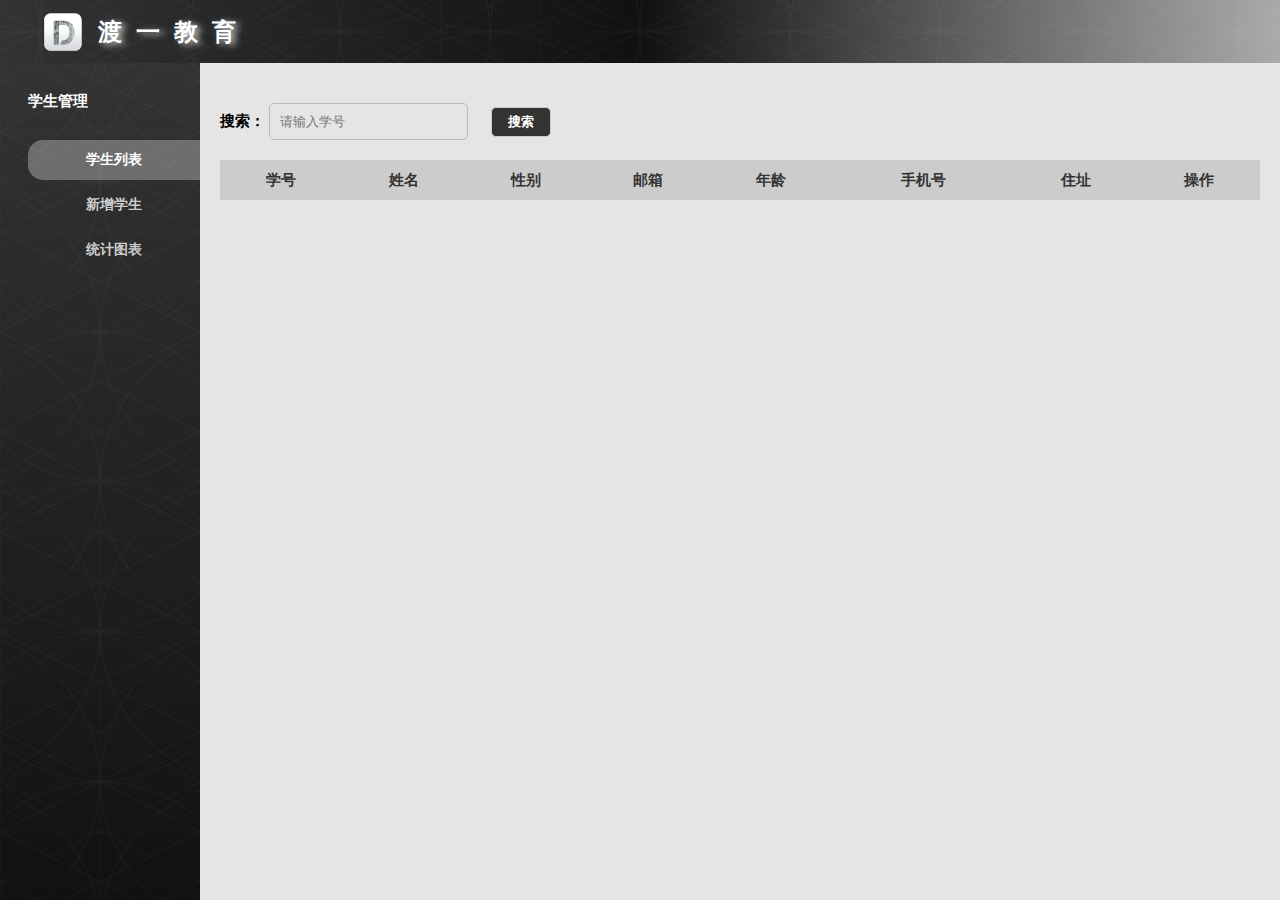
<file: StudentSystem/index.html>
<!DOCTYPE html>
<html>

<head>
  <meta charset="UTF-8">
  <meta name="viewport" content="width=device-width, initial-scale=1.0">
  <title></title>
  <link rel="stylesheet" href="css/index.css">
</head>

<body>
  <div class="wrapper">
    <header>
      <div class="logo">
        <img src="images/logo.png" alt="渡一教育">
        <span>渡</span>
        <span>一</span>
        <span>教</span>
        <span>育</span>
      </div>
      <div class="btn">
        <span></span>
        <span></span>
        <span></span>
      </div>
      <div class="drop-list">
        <ul>
          <li class="list-item student-list" data-id="student-list">学生列表</li>
          <li class="list-item student-add" data-id="student-add">新增学生</li>
          <li class="list-item student-echarts" data-id="student-echarts">统计图表</li>
        </ul>
      </div>
    </header>
    <div class="left-menu">
      <div class="list">
        <h5 class="title">学生管理</h5>
        <ul class="list-group">
          <li class="list-item student-list active" data-id="student-list">学生列表</li>
          <li class="list-item student-add" data-id="student-add">新增学生</li>
          <li class="list-item student-echarts" data-id="student-echarts">统计图表</li>
        </ul>
      </div>
    </div>
    <div class="right-content">
      <div class="tab-content-item s-list show-list" id="student-list">
        <div class="search-wrap">
          <label for="search-inp">
            搜索：
          </label>
          <input type="text" placeholder="请输入学号" class="inp" id="search-inp">
          <button class="search-btn" id="search-btn">搜索</button>
        </div>
        <table id="students-table" border="0" cellspacing="0" cellpadding="0">
          <thead>
            <tr>
              <th>学号</th>
              <th>姓名</th>
              <th>性别</th>
              <th>邮箱</th>
              <th>年龄</th>
              <th>手机号</th>
              <th>住址</th>
              <th>操作</th>
            </tr>
          </thead>
          <tbody id="table-body"></tbody>
        </table>
        <div id="page"></div>

        <!-- 编辑弹出框 -->
        <div class="modal" id="modal" style="display:none">
          <div class="modal-content" id="modal-content">
            <div class="title">
              <h2>编辑信息</h2>
            </div>
            <form id="edit-form">
              <div class="form-con">
                <div class="item">
                  <label for="sNo">学号：</label>
                  <input id="sNo" name="sNo" type="text" class="text">
                </div>
                <div class="item">
                  <label for="name">姓名：</label>
                  <input id="name" name="name" type="text" class="text">
                </div>
                <div class="item section">
                  <label for="sex">性别：</label>
                  <div class="con">
                    <input name="sex" id="male" type="radio" value="0" checked>
                    <label for="male" class="sex">男</label>
                    <input name="sex" id="female" type="radio" value="1">
                    <label for="female" class="sex">女</label>
                  </div>

                </div>
                <div class="item">
                  <label for="email">邮箱：</label>
                  <input id="email" name="email" class="text" type="text">
                </div>
                <div class="item">
                  <label for="birth">出生年：</label>
                  <input id="birth" name="birth" class="text" type="text">
                </div>
                <div class="item">
                  <label for="phone">手机号：</label>
                  <input id="phone" name="phone" class="text" type="text">
                </div>
                <div class="item">
                  <label for="address">住址：</label>
                  <input type="text" class="text" name="address" id="address">
                </div>
                <div class="btn item">
                  <input type="submit" value="提交" class="submit">
                  <input type="reset" value="重置" id="reset" class="reset">
                </div>
              </div>
            </form>
          </div>

        </div>

        <!-- 删除弹框 -->
        <div class="del-modal" style="display:none">
          <div class="con">
            <p>是否确认删除此条数据?</p>
            <div class="btn">
              <button class="sure-btn">确认</button>
              <button class="reset-btn">取消</button>
            </div>
          </div>
        </div>
      </div>
      <div class="tab-content-item s-add" id="student-add">
        <form id="add-student-form">
          <div>
            <div class="item">
              <label for="sNo">学号：</label>
              <input id="sNo" name="sNo" type="text" class="text">
            </div>
            <div class="item">
              <label for="name">姓名：</label>
              <input name="name" type="text" class="text">
            </div>
            <div class="item section">
              <label for="sex">性别：</label>
              <div class="con">
                <input name="sex" type="radio" value="0" checked>
                <label for="male" class="sex">男</label>
                <input name="sex" type="radio" value="1">
                <label for="female" class="sex">女</label>
              </div>
            </div>
            <div class="item">
              <label for="email">邮箱：</label>
              <input name="email" class="text" type="text">
            </div>
            <div class="item">
              <label for="birth">出生年：</label>
              <input name="birth" class="text" type="text">
            </div>
            <div class="item">
              <label for="phone">手机号：</label>
              <input name="phone" class="text" type="text">
            </div>
            <div class="item">
              <label for="address">住址：</label>
              <input type="text" class="text" name="address">
            </div>
            <div class="btn item">
              <input type="button" value="添加" id="add-student-btn" class="add">
              <input type="reset" value="重置" class="reset">
            </div>
          </div>
        </form>
      </div>

      <div class="tab-content-item echarts" id="student-echarts">
        <div class="areaChart"></div>
        <div class="sexChart"></div>
      </div>
    </div>
  </div>

  <script src="js/jquery-3.3.1.js"></script>
  <script src="turnPage/js/index.js"></script>
  <script src="js/index.js"></script>
  <script src="js/echarts.js"></script>
  <script src="js/pie.js"></script>
</body>

</html>
</file>
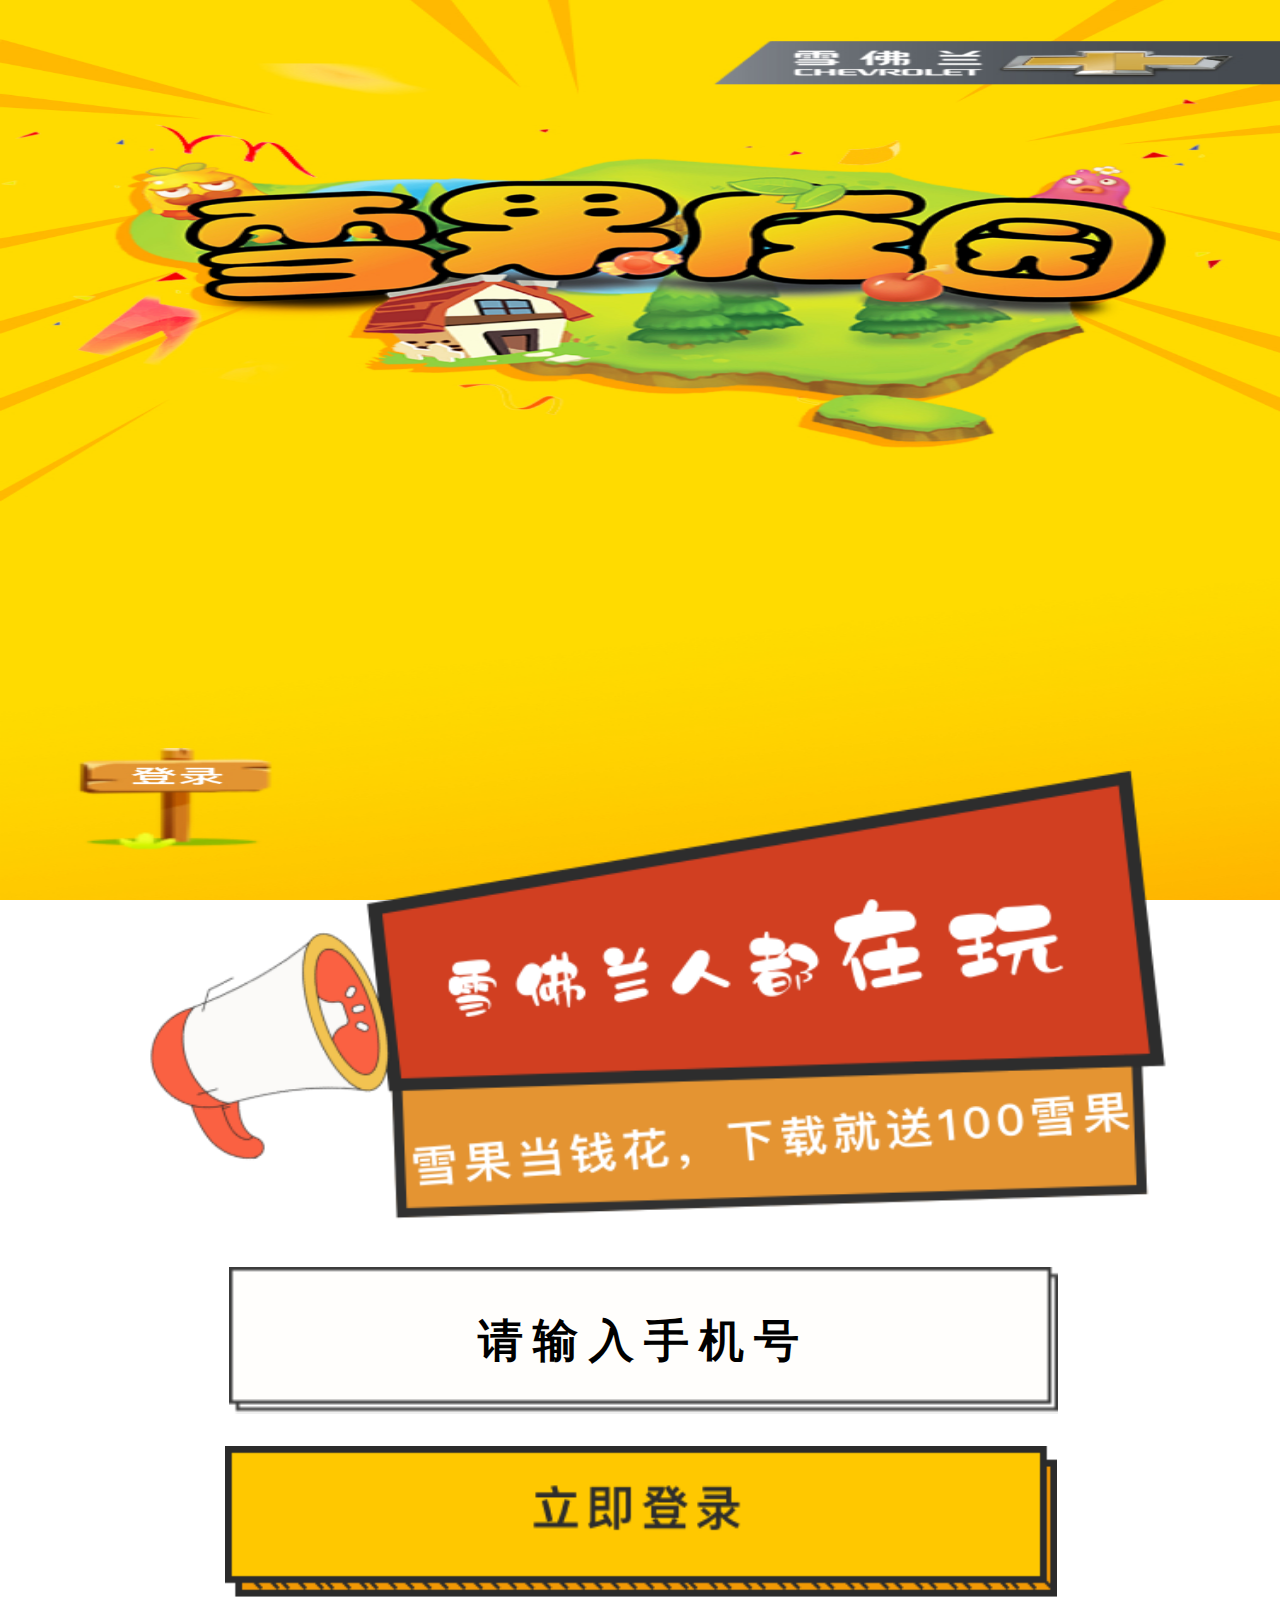
<file: xflH5/index.html>
<!DOCTYPE html><html lang=""><head><meta charset="utf-8"><meta http-equiv="X-UA-Compatible" content="IE=edge"><meta name="viewport" content="width=device-width,initial-scale=1maximum-scale=1,minimum-scale=1,user-scalable=no"><link rel="icon" href="favicon.ico"><title>xhlh5</title><link href="static/css/about.e9df2a5d.css" rel="prefetch"><link href="static/js/about.ef1b4c14.js" rel="prefetch"><link href="static/css/app.e2ca11e2.css" rel="preload" as="style"><link href="static/css/chunk-vendors.a38ba1e8.css" rel="preload" as="style"><link href="static/js/app.8eb2305d.js" rel="preload" as="script"><link href="static/js/chunk-vendors.9122b07e.js" rel="preload" as="script"><link href="static/css/chunk-vendors.a38ba1e8.css" rel="stylesheet"><link href="static/css/app.e2ca11e2.css" rel="stylesheet"></head><body><noscript><strong>We're sorry but xhlh5 doesn't work properly without JavaScript enabled. Please enable it to continue.</strong></noscript><div id="app"></div><script src="static/js/chunk-vendors.9122b07e.js"></script><script src="static/js/app.8eb2305d.js"></script></body></html>
</file>
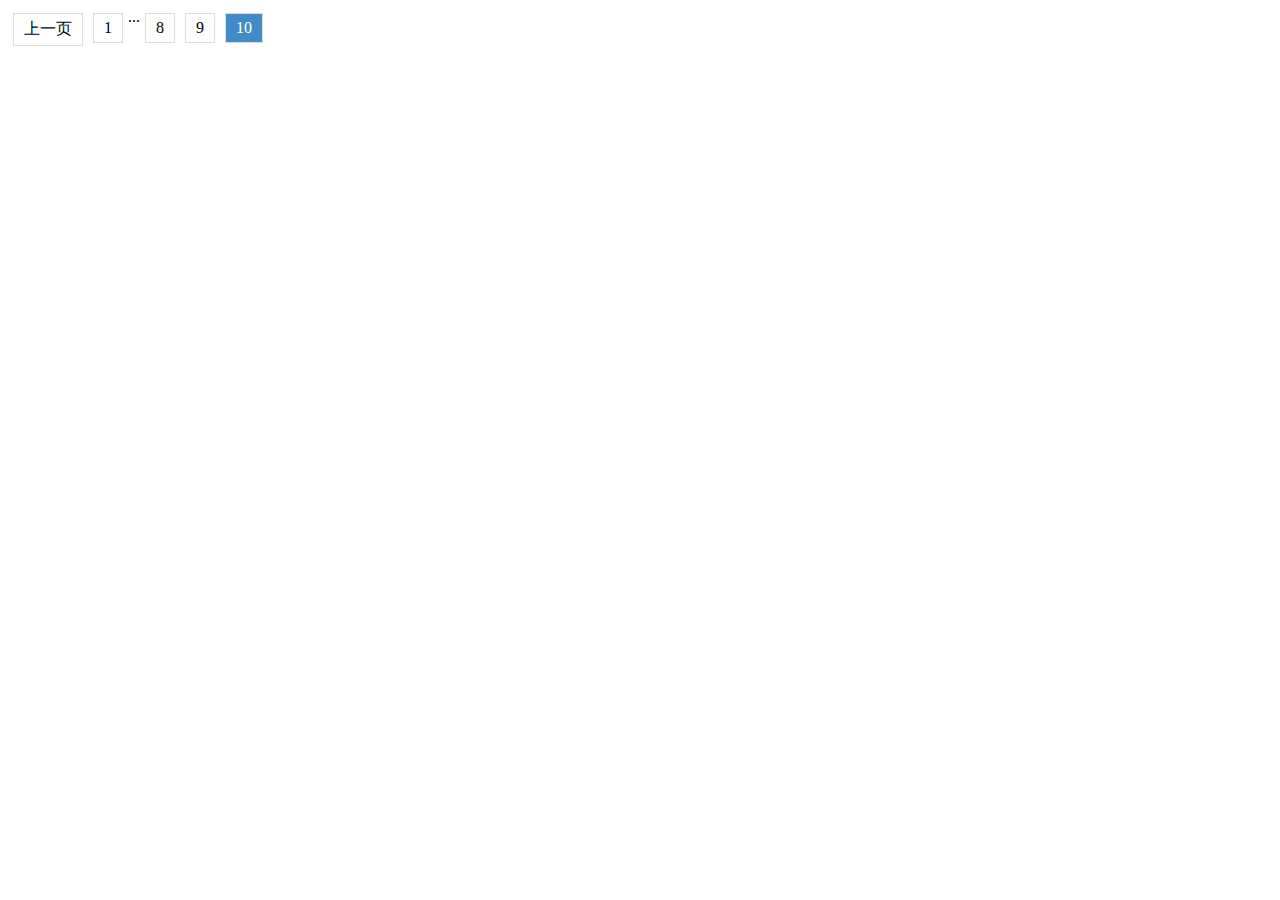
<file: StudentSystem/turnPage/index.html>
<!DOCTYPE html>
<html lang="en">
<head>
    <meta charset="UTF-8">
    <meta name="viewport" content="width=device-width, initial-scale=1.0">
    <meta http-equiv="X-UA-Compatible" content="ie=edge">
    <title>Document</title>
</head>
<body>
    <div class="wrapper"></div>
    <script src="../js/jquery-3.3.1.js"></script>
    <script src="js/index.js"></script>
    <script>
        $('.wrapper').turnpage({
            nowPage: 10,
            allPage: 10,
            callback: function (page) {
                console.log(page)
            }
        })
    
    
    </script>
</body>
</html>
</file>
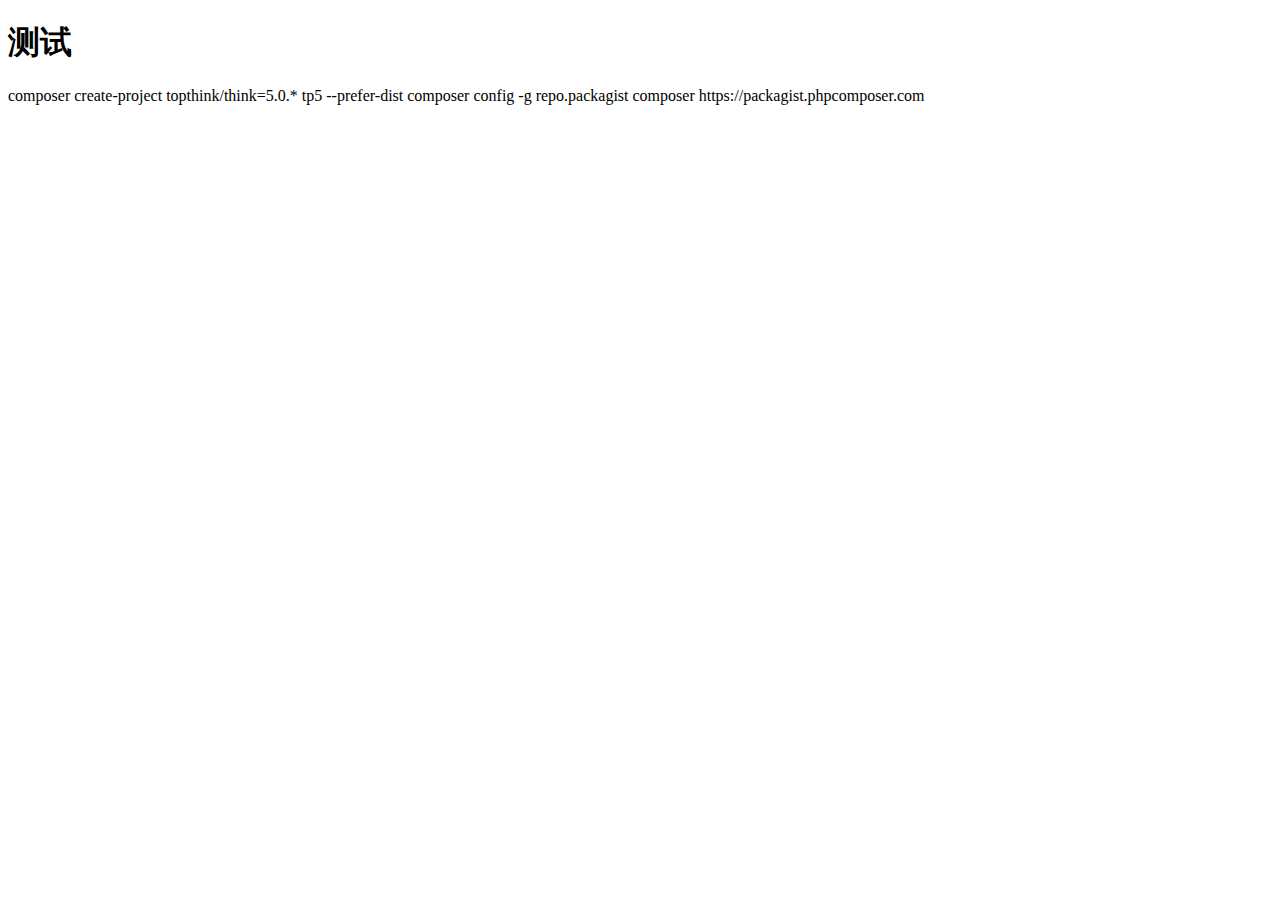
<file: 1.html>
<!DOCTYPE html>
<html lang="en">

<head>
    <meta charset="UTF-8">
    <meta http-equiv="X-UA-Compatible" content="IE=edge">
    <meta name="viewport" content="width=device-width, initial-scale=1.0">
    <title>Document</title>
</head>

<body>
    <h1>测试</h1>
composer create-project topthink/think=5.0.* tp5  --prefer-dist
    composer config -g repo.packagist composer https://packagist.phpcomposer.com

</body>

</html>
</file>
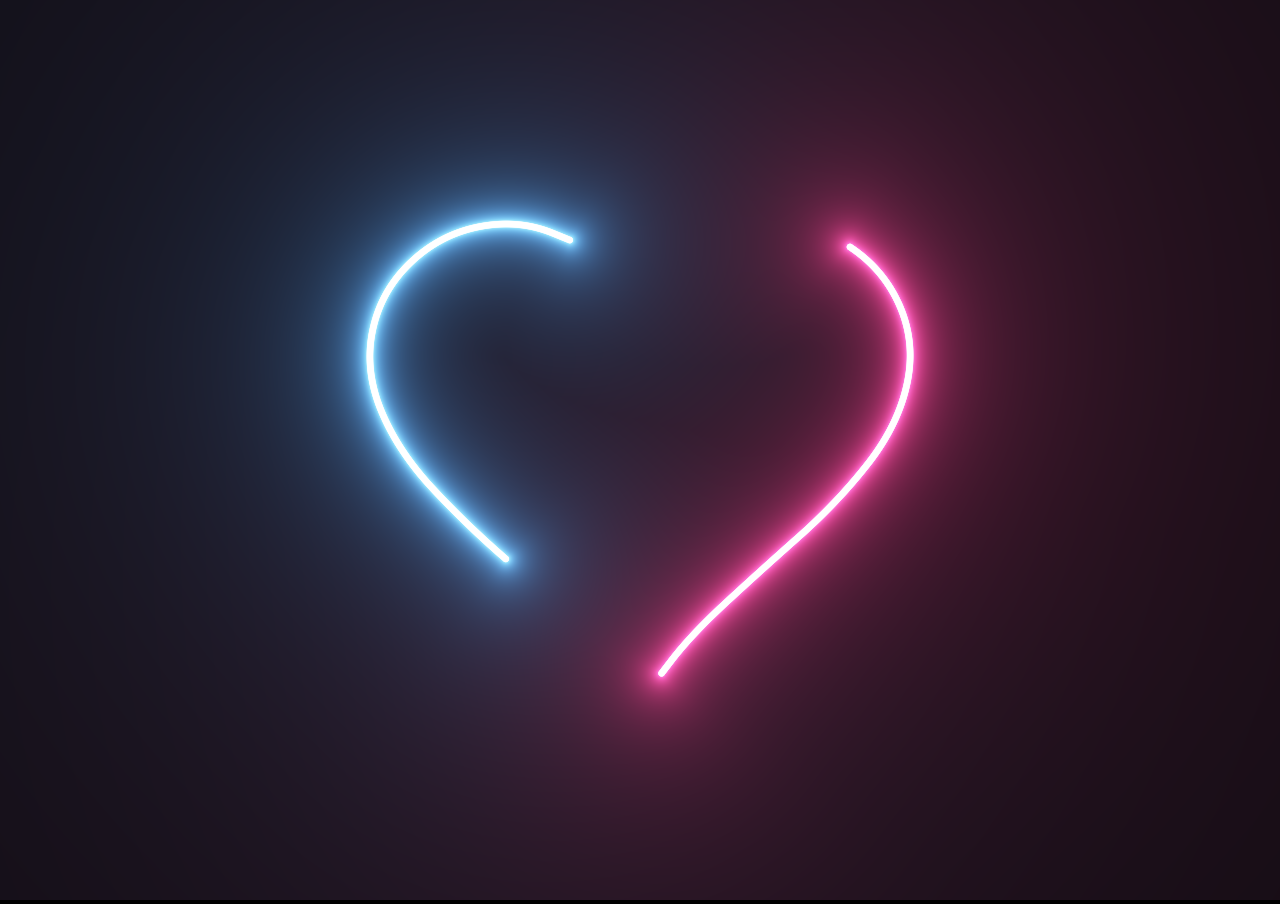
<file: 3.html>
<!DOCTYPE html>
<html lang="en">

<head>
  <meta charset="UTF-8">
  <meta http-equiv="X-UA-Compatible" content="IE=edge">
  <meta name="viewport" content="width=device-width, initial-scale=1.0">
  <title>Document</title>
  <style>
    body {
      width: 100vw;
      height: 100vh;
      background-color: #000;
      margin: 0;
      overflow: hidden;
      background-repeat: no-repeat;
    }
  </style>
</head>

<body>
  <canvas id="canvas"> </canvas>
</body>
<script>
  var canvas = document.getElementById("canvas");

  canvas.width = window.innerWidth;
  canvas.height = window.innerHeight;

  // Initialize the GL context
  var gl = canvas.getContext('webgl');
  if (!gl) {
    console.error("Unable to initialize WebGL.");
  }

  //Time
  var time = 0.0;

  //************** Shader sources **************

  var vertexSource = `
attribute vec2 position;
void main() {
	gl_Position = vec4(position, 0.0, 1.0);
}
`;

  var fragmentSource = `
precision highp float;

uniform float width;
uniform float height;
vec2 resolution = vec2(width, height);

uniform float time;

#define POINT_COUNT 8

vec2 points[POINT_COUNT];
const float speed = -0.5;
const float len = 0.25;
float intensity = 1.3;
float radius = 0.008;

//https://www.shadertoy.com/view/MlKcDD
//Signed distance to a quadratic bezier
float sdBezier(vec2 pos, vec2 A, vec2 B, vec2 C){    
	vec2 a = B - A;
	vec2 b = A - 2.0*B + C;
	vec2 c = a * 2.0;
	vec2 d = A - pos;

	float kk = 1.0 / dot(b,b);
	float kx = kk * dot(a,b);
	float ky = kk * (2.0*dot(a,a)+dot(d,b)) / 3.0;
	float kz = kk * dot(d,a);      

	float res = 0.0;

	float p = ky - kx*kx;
	float p3 = p*p*p;
	float q = kx*(2.0*kx*kx - 3.0*ky) + kz;
	float h = q*q + 4.0*p3;

	if(h >= 0.0){ 
		h = sqrt(h);
		vec2 x = (vec2(h, -h) - q) / 2.0;
		vec2 uv = sign(x)*pow(abs(x), vec2(1.0/3.0));
		float t = uv.x + uv.y - kx;
		t = clamp( t, 0.0, 1.0 );

		// 1 root
		vec2 qos = d + (c + b*t)*t;
		res = length(qos);
	}else{
		float z = sqrt(-p);
		float v = acos( q/(p*z*2.0) ) / 3.0;
		float m = cos(v);
		float n = sin(v)*1.732050808;
		vec3 t = vec3(m + m, -n - m, n - m) * z - kx;
		t = clamp( t, 0.0, 1.0 );

		// 3 roots
		vec2 qos = d + (c + b*t.x)*t.x;
		float dis = dot(qos,qos);
        
		res = dis;

		qos = d + (c + b*t.y)*t.y;
		dis = dot(qos,qos);
		res = min(res,dis);
		
		qos = d + (c + b*t.z)*t.z;
		dis = dot(qos,qos);
		res = min(res,dis);

		res = sqrt( res );
	}
    
	return res;
}


//http://mathworld.wolfram.com/HeartCurve.html
vec2 getHeartPosition(float t){
	return vec2(16.0 * sin(t) * sin(t) * sin(t),
							-(13.0 * cos(t) - 5.0 * cos(2.0*t)
							- 2.0 * cos(3.0*t) - cos(4.0*t)));
}

//https://www.shadertoy.com/view/3s3GDn
float getGlow(float dist, float radius, float intensity){
	return pow(radius/dist, intensity);
}

float getSegment(float t, vec2 pos, float offset, float scale){
	for(int i = 0; i < POINT_COUNT; i++){
		points[i] = getHeartPosition(offset + float(i)*len + fract(speed * t) * 6.28);
	}
    
	vec2 c = (points[0] + points[1]) / 2.0;
	vec2 c_prev;
	float dist = 10000.0;
    
	for(int i = 0; i < POINT_COUNT-1; i++){
		//https://tinyurl.com/y2htbwkm
		c_prev = c;
		c = (points[i] + points[i+1]) / 2.0;
		dist = min(dist, sdBezier(pos, scale * c_prev, scale * points[i], scale * c));
	}
	return max(0.0, dist);
}

void main(){
	vec2 uv = gl_FragCoord.xy/resolution.xy;
	float widthHeightRatio = resolution.x/resolution.y;
	vec2 centre = vec2(0.5, 0.5);
	vec2 pos = centre - uv;
	pos.y /= widthHeightRatio;
	//Shift upwards to centre heart
	pos.y += 0.02;
	float scale = 0.000015 * height;
	
	float t = time;
    
	//Get first segment
  float dist = getSegment(t, pos, 0.0, scale);
  float glow = getGlow(dist, radius, intensity);
  
  vec3 col = vec3(0.0);

	//White core
  col += 10.0*vec3(smoothstep(0.003, 0.001, dist));
  //Pink glow
  col += glow * vec3(1.0,0.05,0.3);
  
  //Get second segment
  dist = getSegment(t, pos, 3.4, scale);
  glow = getGlow(dist, radius, intensity);
  
  //White core
  col += 10.0*vec3(smoothstep(0.003, 0.001, dist));
  //Blue glow
  col += glow * vec3(0.1,0.4,1.0);
        
	//Tone mapping
	col = 1.0 - exp(-col);

	//Gamma
	col = pow(col, vec3(0.4545));

	//Output to screen
 	gl_FragColor = vec4(col,1.0);
}
`;

  //************** Utility functions **************

  window.addEventListener('resize', onWindowResize, false);

  function onWindowResize() {
    canvas.width = window.innerWidth;
    canvas.height = window.innerHeight;
    gl.viewport(0, 0, canvas.width, canvas.height);
    gl.uniform1f(widthHandle, window.innerWidth);
    gl.uniform1f(heightHandle, window.innerHeight);
  }


  //Compile shader and combine with source
  function compileShader(shaderSource, shaderType) {
    var shader = gl.createShader(shaderType);
    gl.shaderSource(shader, shaderSource);
    gl.compileShader(shader);
    if (!gl.getShaderParameter(shader, gl.COMPILE_STATUS)) {
      throw "Shader compile failed with: " + gl.getShaderInfoLog(shader);
    }
    return shader;
  }

  //From https://codepen.io/jlfwong/pen/GqmroZ
  //Utility to complain loudly if we fail to find the attribute/uniform
  function getAttribLocation(program, name) {
    var attributeLocation = gl.getAttribLocation(program, name);
    if (attributeLocation === -1) {
      throw 'Cannot find attribute ' + name + '.';
    }
    return attributeLocation;
  }

  function getUniformLocation(program, name) {
    var attributeLocation = gl.getUniformLocation(program, name);
    if (attributeLocation === -1) {
      throw 'Cannot find uniform ' + name + '.';
    }
    return attributeLocation;
  }

  //************** Create shaders **************

  //Create vertex and fragment shaders
  var vertexShader = compileShader(vertexSource, gl.VERTEX_SHADER);
  var fragmentShader = compileShader(fragmentSource, gl.FRAGMENT_SHADER);

  //Create shader programs
  var program = gl.createProgram();
  gl.attachShader(program, vertexShader);
  gl.attachShader(program, fragmentShader);
  gl.linkProgram(program);

  gl.useProgram(program);

  //Set up rectangle covering entire canvas 
  var vertexData = new Float32Array([
    -1.0, 1.0, 	// top left
    -1.0, -1.0, 	// bottom left
    1.0, 1.0, 	// top right
    1.0, -1.0, 	// bottom right
  ]);

  //Create vertex buffer
  var vertexDataBuffer = gl.createBuffer();
  gl.bindBuffer(gl.ARRAY_BUFFER, vertexDataBuffer);
  gl.bufferData(gl.ARRAY_BUFFER, vertexData, gl.STATIC_DRAW);

  // Layout of our data in the vertex buffer
  var positionHandle = getAttribLocation(program, 'position');

  gl.enableVertexAttribArray(positionHandle);
  gl.vertexAttribPointer(positionHandle,
    2, 				// position is a vec2 (2 values per component)
    gl.FLOAT, // each component is a float
    false, 		// don't normalize values
    2 * 4, 		// two 4 byte float components per vertex (32 bit float is 4 bytes)
    0 				// how many bytes inside the buffer to start from
  );

  //Set uniform handle
  var timeHandle = getUniformLocation(program, 'time');
  var widthHandle = getUniformLocation(program, 'width');
  var heightHandle = getUniformLocation(program, 'height');

  gl.uniform1f(widthHandle, window.innerWidth);
  gl.uniform1f(heightHandle, window.innerHeight);

  var lastFrame = Date.now();
  var thisFrame;

  function draw() {

    //Update time
    thisFrame = Date.now();
    time += (thisFrame - lastFrame) / 1000;
    lastFrame = thisFrame;

    //Send uniforms to program
    gl.uniform1f(timeHandle, time);
    //Draw a triangle strip connecting vertices 0-4
    gl.drawArrays(gl.TRIANGLE_STRIP, 0, 4);

    requestAnimationFrame(draw);
  }

  draw();
</script>

</html>
</file>
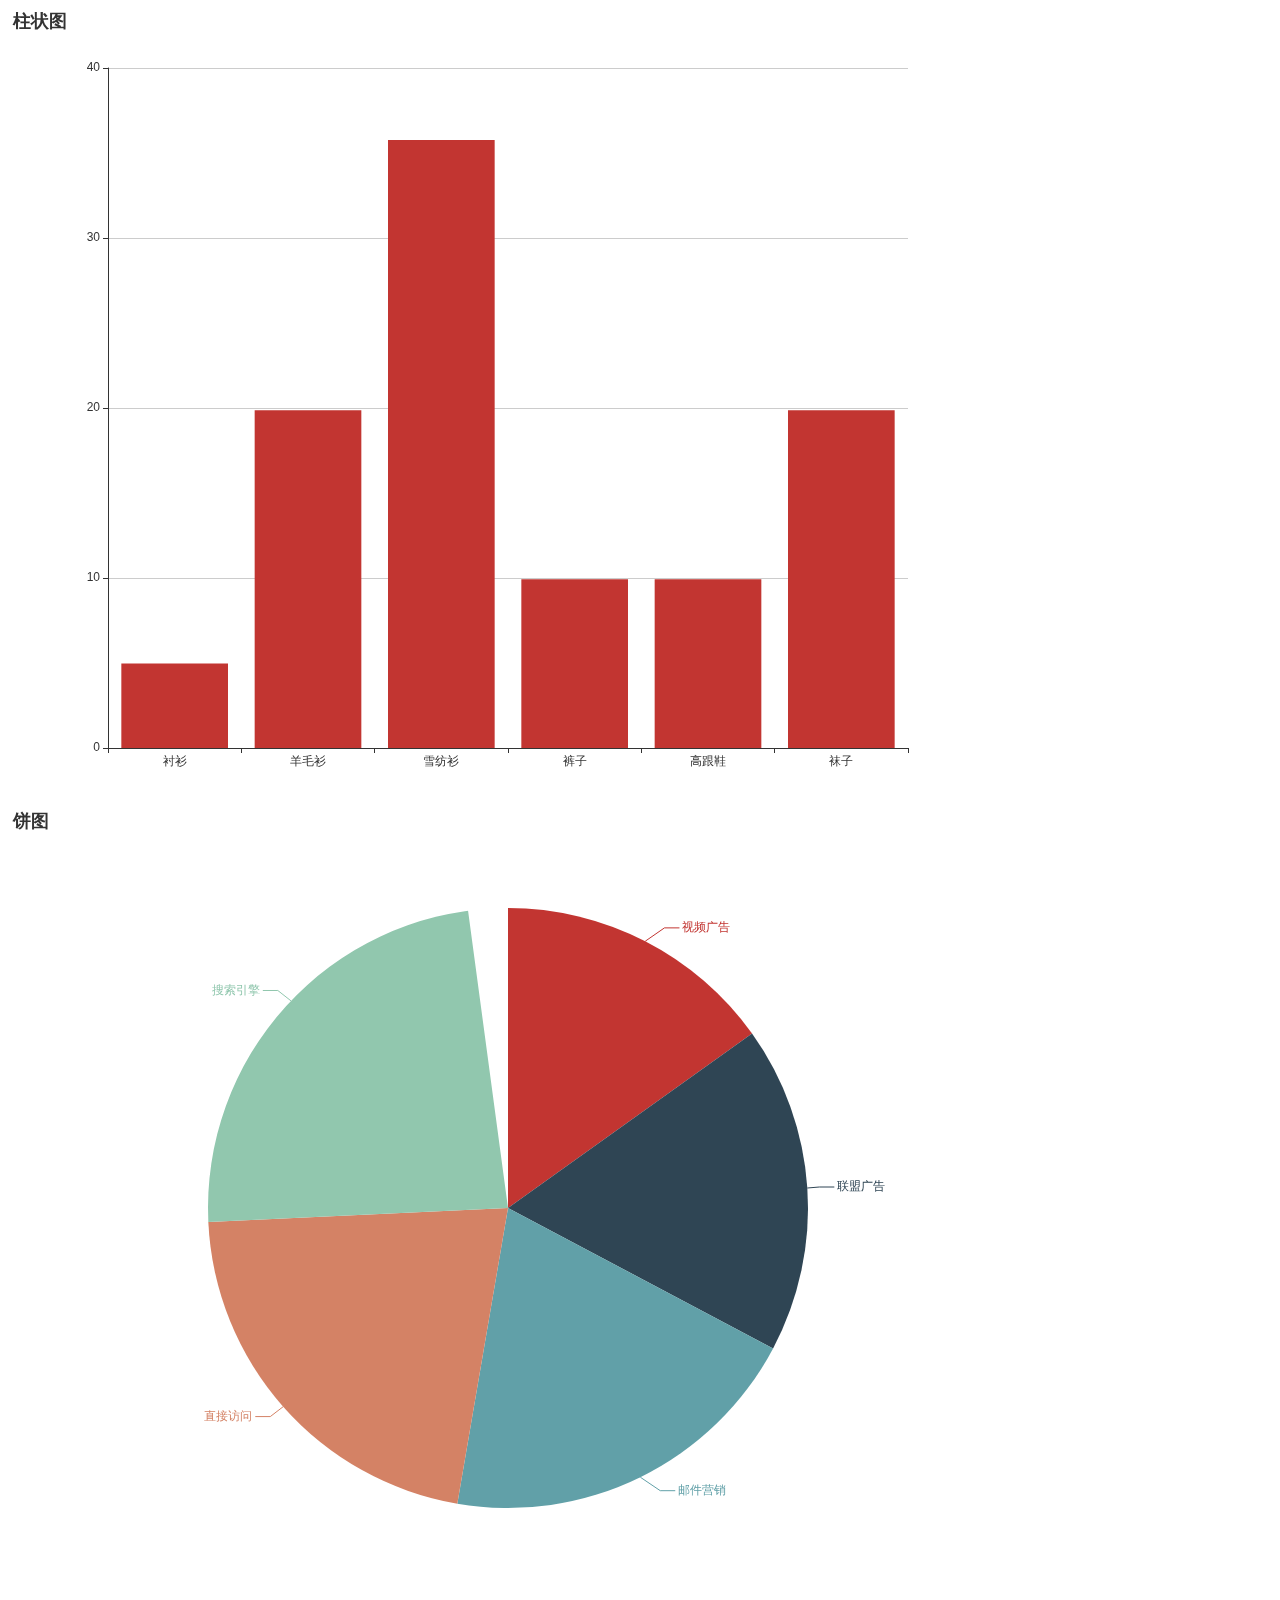
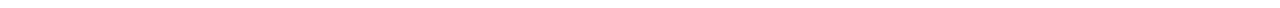
<file: StudentSystem/echarts.html>
<!DOCTYPE html>
<html>

<head>
	<meta charset="UTF-8">
	<title></title>
	<script src="js/echarts.js"></script>
	<style>
		div {
			width: 1000px;
			height: 800px;
			float: left;
		}
	</style>
</head>

<body>
	<div id="chart1"></div>
	<div id="chart2"></div>

	<script>
		var myChart1 = echarts.init(document.getElementById('chart1'));
		myChart1.setOption({
			title: {
				text: '柱状图',
			},
			xAxis: {
				data: ["衬衫", "羊毛衫", "雪纺衫", "裤子", "高跟鞋", "袜子"]
			},
			yAxis: {

			},
			series: {
				type: 'bar',
				data: [5, 20, 36, 10, 10, 20]
			}
		});

		var myChart2 = echarts.init(document.getElementById('chart2'));
		myChart2.setOption({
			title: {
				text: '饼图',
			},
			series: {
				type: 'pie',
				data: [
					{ value: 235, name: '视频广告' },
					{ value: 274, name: '联盟广告' },
					{ value: 310, name: '邮件营销' },
					{ value: 335, name: '直接访问' },
					{ value: 400, name: '搜索引擎' }
				]
			}
		});
	</script>
</body>

</html>
</file>
<file: StudentSystem/css/index.css>
*{
	margin:0;
	padding:0;
}
li{
	list-style: none;
}
a{
	text-decoration: none;
}
input,button{
	border:none;
	background:none;
	outline: none;
}
html,body{
	font-size:14px;
	color:#333;
	font-family: 'YouYuan';
}
.wrapper{
	position: relative;
	width:100vw;
	height:100vh;

}
.wrapper header{
	position: fixed;
	top:0;
	width:100%;
	height:4.5rem;
	background:linear-gradient(90deg,#333,#111,#aaa);
	padding-left:3rem;
	box-sizing: border-box;
}
.wrapper header::after{
	content:'';
	display:block;
	position: absolute;
	top:0;
	left:0;
	right:0;
	bottom: 0;
	background:url('../images/bg.png') repeat center center;
	opacity:.4;
}
.wrapper header .logo{
	height:100%;
	display:flex;
	align-items: center;
	color:#fff;
}
.wrapper header .logo img{
	width:3rem;
	height:3rem;
}
.wrapper header .logo span{
	margin-left:1rem;
	font-size:1.7rem;
	font-weight:bolder;
	text-shadow:4px 2px 6px #ccc;
	animation:jumping 0.7s infinite alternate; 
}
.wrapper header .logo span:nth-of-type(1){
	animation-delay:0s;
}
.wrapper header .logo span:nth-of-type(2){
	animation-delay:0.25s;
}
.wrapper header .logo span:nth-of-type(3){
	animation-delay:0.5s;
}
.wrapper header .logo span:nth-of-type(4){
	animation-delay:0.75s;
}
@keyframes jumping{
	0%{
		transform: translateY(0);
		text-shadow:4px 2px 6px #ccc; 
	}
	100%{
		transform: translateY(-20px);
		text-shadow:4px 6px 6px #ccc; 
	}
}
/* btn */
.wrapper header .btn{
	display:none;
	position: absolute;
	top:50%;
	left:30px;
	transform:translateY(-50%);
	padding:10px;
	margin-right:15px;
	border:1px solid #ccc;
	border-radius:5px;
	cursor: pointer;
	z-index:1024;
}
.wrapper header .btn span{
	display:block;
	width:22px;
	height:2px;
	background-color:#fff;
	margin:4px 0;
}
.wrapper header .btn:hover{
	transform: translateY(-50%) scale(1.1);
	transition:all 0.3s ease-in-out;
}
.wrapper header .btn:hover span{
	animation:change 2s ease-in-out infinite;

}
@keyframes change{
	0%{
		transform: rotate(0);
	}
	25%{
		transform: rotate(45deg);
	}
	50%{
		transform: rotate(0deg);
	}
	75%{
		transform: rotate(-45deg);
	}
	100%{
		transform: rotate(0deg);
	}
}
.wrapper header .drop-list{
	display:none;
	position: absolute;
	left:0;
	width:100vw;
	padding:30px;
	box-sizing: border-box;
	background:linear-gradient(#333,#222,#111);
	text-align: center;
	z-index:999;
}

.wrapper header .drop-list ul li{
	cursor:pointer;
	color:#ccc;
	line-height: 40px;
	font-size:1.1rem;
}
.wrapper header .drop-list ul li:hover {
	color:#fff;
}

/* 响应式 */
@media all and (max-width:768px){ 
	.wrapper header .btn{
		display: block;
	}

	.wrapper header .logo{
		transform: translateX(200px);
	}

	.wrapper .left-menu{
		display:none;
	}
}
.wrapper .left-menu{
	position: fixed;
	width:200px;
	min-height:calc(100vh - 4.5rem);
	background: #ddd;
	top:4.5rem;
	left:0;
	padding-top:2rem;
	padding-left:2rem;
	box-sizing: border-box;
	background: linear-gradient(#333,#222,#111);
}
.wrapper .left-menu::after{
	content:"";
	display:block;
	position: absolute;
	top:0;
	left:0;
	right:0;
	bottom:0;
	background:url('../images/bg.png') repeat center center;
	opacity: .4;
	z-index:-1;
}
.wrapper .left-menu .list{
	width:100%;
	font-weight:bolder;
}
.wrapper .left-menu .list .title{
	color:#fff;
	font-size:1.1rem;
}
.wrapper .left-menu .list .list-group{
	margin-top:2rem;
	text-align: center;
} 
.wrapper .left-menu .list .list-group li{
	width:100%;
	display: inline-block;
	border-top-left-radius: 15px;
	border-bottom-left-radius: 15px;
	margin-bottom:5px;
	cursor: pointer;
	transition: all 0.3s ease-in-out;
	color:#ccc;
	line-height:40px;
	font-size: 1rem;
	cursor:pointer;
}

.wrapper .left-menu .list .list-group .list-item.active{
	background-color: rgba(255,255,255,.3);
}

.wrapper .left-menu .list .list-group .list-item.active,
.wrapper .left-menu .list .list-group .list-item:hover{
	transition: all 0.3s ease-in-out;
	color: rgba(255,255,255,1.4);
		
}




/* 右侧展示区 */
.wrapper .right-content{
	min-width: 990px;    
	min-height:100vh;
	background-color: rgba(0,0,0,.1); 
	padding-left: 200px;
	box-sizing: border-box;
	padding-top:4.5rem;
}

.wrapper .tab-content-item.echarts .areaChart,
.wrapper .tab-content-item.echarts .sexChart{
	display: inline-block;
	width:500px;
	height:500px;
	margin:145px 50px 0 50px;
	vertical-align: top;
	border:1px solid #000;
}


.wrapper .right-content .tab-content-item{
	display:none;
	padding:20px;
}
.wrapper .right-content .tab-content-item.show-list{
	display:block;
}



.wrapper .right-content .tab-content-item table{
   width:100%;
   margin-bottom:50px;
}
.wrapper .right-content .tab-content-item table tr{
	height: 40px;
	line-height: 40px;
	font-size: 12px;
	background-color: #fff;
	width: 100%;
}



.wrapper .right-content .tab-content-item table thead tr{
	background-color:#ccc;
	font-weight:700;
	font-size:15px;

}
.wrapper .right-content .tab-content-item table tbody tr{
	line-height:45px;
	color:#222;
	/* min-width:100px; */
	text-align: center;
}

.wrapper .right-content .tab-content-item table tr td{
	min-width:100px;
	text-align: center;
}
.wrapper .right-content tr button{
	border:none;
	background: none;
	width:65px;
	height:33px;
	border:1px solid #ccc;
	cursor: pointer;
	border-radius: 5px;
	color:#fff;
	font-weight:bolder;
	outline: none;
}
.wrapper .right-content tr button:hover{
	opacity: 0.8;
}
.wrapper .right-content tr button.edit{
	background-color:#006400;
	
}
.wrapper .right-content tr button.del{
	background-color:#CD0000;
}




/* 编辑信息弹出页 */
.modal{
	display:none;
	position:fixed;
	top:0;
	left:0;
	width:100%;
	height:100%;
	background-color:rgba(0,0,0,.4);
	display:flex;
	justify-content: center;
	align-items: center;
}
.modal .modal-content{
	background-color: #fff;
	padding:60px 60px 30px 60px;
	border-radius: 10px;
}
.modal .modal-content .title{
	text-align: left;
	color:#222;
	line-height: 30px;
}
.modal {
	text-align: center;
	margin-top:10px;  
}

.modal .form-con {
	display: inline-block;
}

.modal .form-con .item{
	margin:10px 0;
}
.right-content .modal input{
	border:none;
	outline:none;
	border:1px solid #ccc;
	border-radius: 8px;
	padding:10px;
	box-sizing: border-box;  
	width:200px;
}
.modal .form-con .item label{
	display: inline-block;
	width:70px;
	font-size:1rem;
	text-align: right;
}
.s-add form .section.item .con,
.modal .form-con .item.section .con{
	display: inline-block;
	width:200px;
	text-align: left;
}

.s-add form .section.item .con input,
.s-add form .section.item .con label,
.modal .form-con .item.section .con input,
.modal .form-con .item.section .con label{
	width:20px;
}

.tab-content-item.s-add form .item.btn input,
.modal .form-con .item.btn input{
	width:80px;
	margin:10px 10px 0 10px;
	cursor: pointer;
	color:#fff;
	font-weight:bold;
}
.tab-content-item.s-add form .item.btn .add,
.modal .form-con .item.btn input.submit{
	background-color:#006400;
}
.tab-content-item.s-add form .item.btn .reset,
.modal .form-con .item.btn input.reset{
	background-color:#aaa;
	/* color:#222; */
}
.modal .form-con .item.btn input:hover{
	opacity:0.8;
}

.right-content .del-modal{
	/* display:none; */
	position:fixed;
	top:0;
	left:0;
	width:100%;
	height:100%;
	background-color:rgba(0,0,0,.4);
	display:flex;
	justify-content: center;
	align-items: center;
	flex-direction: column;
}
.right-content .del-modal .con{
	width:400px;
	height:200px;
	background-color: #fff;
	border-radius:20px;
	display:flex;
	justify-content: center;
	align-items: center;
	flex-direction: column;
}
.right-content .del-modal .con p{
	color:#333;
	font-size:1.3rem;
	line-height: 40px;
	font-weight:300;
}
.right-content .del-modal .con button:hover{
	opacity:0.9;
}
.right-content .del-modal .con button{
	border:none;
	background:none;
	width:80px;
	height:40px;
	margin:10px 10px 0;
	cursor: pointer;
	color:#fff;
	font-weight:bold;
	outline:none;
	border-radius: 8px;
}
.right-content .del-modal .con .sure-btn{
	background-color:#006400;

}   
.right-content .del-modal .con .reset-btn{
	background-color:#aaa;
}



/* 右侧展示新增学生 */
.tab-content-item.s-add{
   /* border:1px solid #000; */
   text-align: center;
}
.tab-content-item.s-add form{
	display: inline-block;
	margin-top:30px;
}
.tab-content-item.s-add form .item{
	margin:10px 0;
}

.tab-content-item.s-add form .item input{
	width: 200px;
	padding:10px;
	box-sizing: border-box;
	border:1px solid #ccc;
	border-radius:8px;
}

.wrapper tbody p{
	display: inline-block;
	font-size:20px;
	color:#aaa;
	font-weight:30;
	line-height:200px;
	/* margin:0 auto;  */
}

/* 学生列表搜索 */
.wrapper .right-content .search-wrap{
	margin:20px 0 20px 0;
}
.wrapper .right-content .search-wrap label{
	color:#000;
	font-weight:bold;
	font-size:1.1rem;
}
.wrapper .right-content .search-wrap .inp{
	padding:10px;
	border:1px solid #bbb;
	border-radius: 5px;
	margin-right:10px;
}
.wrapper .right-content .search-wrap button{
	width:60px;
	padding:5px;
	border:1px solid #ccc;
	border-radius:5px; 
	background-color:#333;
	color:#fff;
	font-weight: bold;
	margin-left:10px;
	cursor: pointer;
}

#page{
	position:absolute;
	right:45%;
}
</file>
<file: xflH5/static/css/about.e9df2a5d.css>
.notfind[data-v-40f8fe69]{width:100vw;height:100vh;position:relative}.bg[data-v-40f8fe69]{width:100%;height:100%;background:url(../../static/img/bg4.3ea582df.png) no-repeat;background-size:100% 100%}.bg .title[data-v-40f8fe69]{width:64.5vw;height:57.3vw;background:url(../../static/img/title2.da2d132d.png) no-repeat;background-size:100% 100%;position:absolute;top:57vw;left:17.3vw}.bg .title .text[data-v-40f8fe69]{width:36.8vw;position:absolute;margin-top:33.6vw;margin-left:20vw;font-family:PingFangSC-Medium,sans-serif;letter-spacing:.5vw;line-height:7.7vw;font-size:5.6vw;font-weight:600;text-align:left;color:#2b2b2b}.bg .QRimg[data-v-40f8fe69]{width:39.7vw;height:38.7vw;position:absolute;top:123.2vw;left:29.9vw}.txt[data-v-40f8fe69]{width:34.7vw;height:5.9vw;position:absolute;left:32.5vw;top:163.2vw;color:#343434;letter-spacing:.8vw;line-height:5.9vw;font-size:4.3vw;font-weight:600;text-align:center}.ios{width:100vw}.ios .bg{width:100%;height:148vh;background:url(../../static/img/bg3.a68c7fab.jpg) no-repeat;background-size:100vw 148vh;position:relative}.ios .bg .title-1{margin-top:13vw;width:89.6vw;height:113.9vw}.ios .bg .title-2{width:59.2vw;height:32.5vw}.ios .bg .download{width:44vw;height:15.5vw;background:url(../../static/img/btn3.a8f6b325.png) no-repeat;background-size:100% 100%;position:absolute;top:162.6vw;left:27.5vw;border:none;background-color:transparent;outline:none;color:#2d2d2d;font-size:4.3vw;line-height:15.5vw;font-weight:700}.ios .bg .content{width:93.6vw;height:24vw;background:url(../../static/img/input3.1d5ef5f3.png) no-repeat;background-size:100% 100%;position:absolute;top:178.1vw;left:3.2vw}.ios .bg .content .c-input{font-size:4.8vw;font-weight:700;color:#262626;transform:translateY(12.5vw);z-index:1}.ios .bg .fenxiang{width:19.5vw;height:13.6vw;background:url(../../static/img/btn3-2.02e04ded.png) no-repeat;background-size:100% 100%;position:absolute;top:206.6vw;left:39vw;border:none;background-color:transparent;outline:none}.ios .bg .QRimg{width:32.3vw;height:31.2vw;position:absolute;bottom:0;right:0;z-index:0}.android{width:100vw}.android .bg{width:100%;height:132vh;background:url(../../static/img/bg1.fcfda176.jpg) no-repeat;background-size:100vw 132vh;position:relative}.android .bg .title-1{margin-top:13vw;width:89.6vw;height:113.9vw}.android .bg .title-2{width:59.2vw;height:32.5vw}.android .bg .download{width:44vw;height:15.5vw;position:absolute;top:165.6vw;left:27.5vw}.android .bg .content{width:93.6vw;position:absolute;top:104.8vw;left:3.2vw}.android .bg .content .c-text{color:#e55629;font-size:3.7vw;text-decoration:underline}.android .bg .content .c-input{margin-top:8vw;color:#262626}.android .bg .fenxiang{width:19.5vw;height:13.6vw;background:url(../../static/img/btn3-2.02e04ded.png) no-repeat;background-size:100% 100%;position:absolute;top:185.6vw;left:38.7vw;border:none;background-color:transparent;outline:none}.android .bg .fenxiang .f-text{height:10vw;margin-left:3.5vw;color:#262626;line-height:10vw;font-weight:700}.android .bg .QRimg{width:32.3vw;height:31.2vw;position:absolute;bottom:0;right:0}
</file>
<file: xflH5/static/css/app.e2ca11e2.css>
#app{text-align:center;color:#2c3e50;position:relative}*{padding:0;margin:0}#home{text-align:center;color:#2c3e50;position:relative}#home .bg{width:100vw;height:100%;background:url(../../static/img/bg2.261905f5.jpg) no-repeat;background-size:100% 100%}#home .bg .title{width:81.6vw;height:35.5vw;background:url(../../static/img/title1.811aea97.png) no-repeat;background-size:100% 100%;position:absolute;top:60vw;left:9.6vw}#home .bg .phone{width:64.8vw;height:11.5vw;background:none;outline:none;border:none;background:url([data-uri]) no-repeat;background-size:100% 100%;position:absolute;top:99vw;left:17.9vw;line-height:11.5vw;text-align:center;color:#000;font-size:3.5vw;font-weight:700;letter-spacing:.3vw}#home ::-webkit-input-placeholder{color:#000;font-size:3.5vw;font-weight:700;text-align:center;letter-spacing:.8vw}#home .bg .login{width:65vw;height:12vw;background:url(../../static/img/btn1.08ffd8ce.png) no-repeat;background-size:100% 100%;position:absolute;top:113vw;left:17.6vw;border:none;background-color:transparent;outline:none}.toastStyle{min-width:40vw}abbr,address,article,aside,audio,b,blockquote,body,canvas,caption,cite,code,dd,del,details,dfn,div,dl,dt,em,fieldset,figcaption,figure,footer,form,h1,h2,h3,h4,h5,h6,header,hgroup,html,i,iframe,img,ins,kbd,label,legend,li,mark,menu,nav,object,ol,p,pre,q,samp,section,small,span,strong,sub,summary,sup,table,tbody,td,tfoot,th,thead,time,tr,ul,var,video{margin:0;padding:0;border:0;outline:0;font-size:100%;vertical-align:baseline;background:transparent}body{line-height:1}:focus{outline:1}article,aside,canvas,details,figcaption,figure,footer,header,hgroup,menu,nav,section,summary{display:block}ul{list-style:none}blockquote,q{quotes:none}blockquote:after,blockquote:before,q:after,q:before{content:"";content:none}a{margin:0;padding:0;border:0;font-size:100%;vertical-align:baseline;background:transparent;text-decoration:none}ins{text-decoration:none}ins,mark{background-color:#ff9;color:#000}mark{font-style:italic;font-weight:700}del{text-decoration:line-through}abbr[title],dfn[title]{border-bottom:1px dotted #000;cursor:help}table{border-collapse:collapse;border-spacing:0}hr{display:block;height:1px;border:0;border-top:1px solid #ccc;margin:1em 0;padding:0}input,select{vertical-align:middle}.fl{float:left}.fr{float:right}body,html{height:100%;width:100%;font-family:STHeiti}input,textarea{border:none}
</file>
<file: xflH5/static/css/chunk-vendors.a38ba1e8.css>
html{-webkit-tap-highlight-color:transparent}body{margin:0;font-family:-apple-system,BlinkMacSystemFont,Helvetica Neue,Helvetica,Segoe UI,Arial,Roboto,PingFang SC,miui,Hiragino Sans GB,Microsoft Yahei,sans-serif}a{text-decoration:none}button,input,textarea{color:inherit;font:inherit}[class*=van-]:focus,a:focus,button:focus,input:focus,textarea:focus{outline:0}ol,ul{margin:0;padding:0;list-style:none}.van-ellipsis{overflow:hidden;white-space:nowrap;text-overflow:ellipsis}.van-multi-ellipsis--l2{-webkit-line-clamp:2}.van-multi-ellipsis--l2,.van-multi-ellipsis--l3{display:-webkit-box;overflow:hidden;text-overflow:ellipsis;-webkit-box-orient:vertical}.van-multi-ellipsis--l3{-webkit-line-clamp:3}.van-clearfix:after{display:table;clear:both;content:""}[class*=van-hairline]:after{position:absolute;box-sizing:border-box;content:" ";pointer-events:none;top:-50%;right:-50%;bottom:-50%;left:-50%;border:0 solid #ebedf0;-webkit-transform:scale(.5);transform:scale(.5)}.van-hairline,.van-hairline--bottom,.van-hairline--left,.van-hairline--right,.van-hairline--surround,.van-hairline--top,.van-hairline--top-bottom{position:relative}.van-hairline--top:after{border-top-width:1px}.van-hairline--left:after{border-left-width:1px}.van-hairline--right:after{border-right-width:1px}.van-hairline--bottom:after{border-bottom-width:1px}.van-hairline--top-bottom:after,.van-hairline-unset--top-bottom:after{border-width:1px 0}.van-hairline--surround:after{border-width:1px}@-webkit-keyframes van-slide-up-enter{0%{-webkit-transform:translate3d(0,100%,0);transform:translate3d(0,100%,0)}}@keyframes van-slide-up-enter{0%{-webkit-transform:translate3d(0,100%,0);transform:translate3d(0,100%,0)}}@-webkit-keyframes van-slide-up-leave{to{-webkit-transform:translate3d(0,100%,0);transform:translate3d(0,100%,0)}}@keyframes van-slide-up-leave{to{-webkit-transform:translate3d(0,100%,0);transform:translate3d(0,100%,0)}}@-webkit-keyframes van-slide-down-enter{0%{-webkit-transform:translate3d(0,-100%,0);transform:translate3d(0,-100%,0)}}@keyframes van-slide-down-enter{0%{-webkit-transform:translate3d(0,-100%,0);transform:translate3d(0,-100%,0)}}@-webkit-keyframes van-slide-down-leave{to{-webkit-transform:translate3d(0,-100%,0);transform:translate3d(0,-100%,0)}}@keyframes van-slide-down-leave{to{-webkit-transform:translate3d(0,-100%,0);transform:translate3d(0,-100%,0)}}@-webkit-keyframes van-slide-left-enter{0%{-webkit-transform:translate3d(-100%,0,0);transform:translate3d(-100%,0,0)}}@keyframes van-slide-left-enter{0%{-webkit-transform:translate3d(-100%,0,0);transform:translate3d(-100%,0,0)}}@-webkit-keyframes van-slide-left-leave{to{-webkit-transform:translate3d(-100%,0,0);transform:translate3d(-100%,0,0)}}@keyframes van-slide-left-leave{to{-webkit-transform:translate3d(-100%,0,0);transform:translate3d(-100%,0,0)}}@-webkit-keyframes van-slide-right-enter{0%{-webkit-transform:translate3d(100%,0,0);transform:translate3d(100%,0,0)}}@keyframes van-slide-right-enter{0%{-webkit-transform:translate3d(100%,0,0);transform:translate3d(100%,0,0)}}@-webkit-keyframes van-slide-right-leave{to{-webkit-transform:translate3d(100%,0,0);transform:translate3d(100%,0,0)}}@keyframes van-slide-right-leave{to{-webkit-transform:translate3d(100%,0,0);transform:translate3d(100%,0,0)}}@-webkit-keyframes van-fade-in{0%{opacity:0}to{opacity:1}}@keyframes van-fade-in{0%{opacity:0}to{opacity:1}}@-webkit-keyframes van-fade-out{0%{opacity:1}to{opacity:0}}@keyframes van-fade-out{0%{opacity:1}to{opacity:0}}@-webkit-keyframes van-rotate{0%{-webkit-transform:rotate(0);transform:rotate(0)}to{-webkit-transform:rotate(1turn);transform:rotate(1turn)}}@keyframes van-rotate{0%{-webkit-transform:rotate(0);transform:rotate(0)}to{-webkit-transform:rotate(1turn);transform:rotate(1turn)}}.van-fade-enter-active{-webkit-animation:van-fade-in .3s ease-out both;animation:van-fade-in .3s ease-out both}.van-fade-leave-active{-webkit-animation:van-fade-out .3s ease-in both;animation:van-fade-out .3s ease-in both}.van-slide-up-enter-active{-webkit-animation:van-slide-up-enter .3s ease-out both;animation:van-slide-up-enter .3s ease-out both}.van-slide-up-leave-active{-webkit-animation:van-slide-up-leave .3s ease-in both;animation:van-slide-up-leave .3s ease-in both}.van-slide-down-enter-active{-webkit-animation:van-slide-down-enter .3s ease-out both;animation:van-slide-down-enter .3s ease-out both}.van-slide-down-leave-active{-webkit-animation:van-slide-down-leave .3s ease-in both;animation:van-slide-down-leave .3s ease-in both}.van-slide-left-enter-active{-webkit-animation:van-slide-left-enter .3s ease-out both;animation:van-slide-left-enter .3s ease-out both}.van-slide-left-leave-active{-webkit-animation:van-slide-left-leave .3s ease-in both;animation:van-slide-left-leave .3s ease-in both}.van-slide-right-enter-active{-webkit-animation:van-slide-right-enter .3s ease-out both;animation:van-slide-right-enter .3s ease-out both}.van-slide-right-leave-active{-webkit-animation:van-slide-right-leave .3s ease-in both;animation:van-slide-right-leave .3s ease-in both}.van-overlay{position:fixed;top:0;left:0;z-index:1;width:100%;height:100%;background-color:rgba(0,0,0,.7)}.van-info{position:absolute;top:0;right:0;box-sizing:border-box;min-width:16px;padding:0 3px;color:#fff;font-weight:500;font-size:12px;font-family:-apple-system-font,Helvetica Neue,Arial,sans-serif;line-height:1.2;text-align:center;background-color:#ee0a24;border:1px solid #fff;border-radius:16px;-webkit-transform:translate(50%,-50%);transform:translate(50%,-50%);-webkit-transform-origin:100%;transform-origin:100%}.van-info--dot{width:8px;min-width:0;height:8px;background-color:#ee0a24;border-radius:100%}.van-sidebar-item{position:relative;display:block;box-sizing:border-box;padding:20px 12px;overflow:hidden;color:#323233;font-size:14px;line-height:20px;background-color:#f7f8fa;cursor:pointer;-webkit-user-select:none;user-select:none}.van-sidebar-item:active{background-color:#f2f3f5}.van-sidebar-item__text{position:relative;display:inline-block;word-break:break-all}.van-sidebar-item:not(:last-child):after{border-bottom-width:1px}.van-sidebar-item--select{color:#323233;font-weight:500}.van-sidebar-item--select,.van-sidebar-item--select:active{background-color:#fff}.van-sidebar-item--select:before{position:absolute;top:50%;left:0;width:4px;height:16px;background-color:#ee0a24;-webkit-transform:translateY(-50%);transform:translateY(-50%);content:""}.van-sidebar-item--disabled{color:#c8c9cc;cursor:not-allowed}.van-sidebar-item--disabled:active{background-color:#f7f8fa}@font-face{font-weight:400;font-family:vant-icon;font-style:normal;font-display:auto;src:url([data-uri]) format("woff2"),url(https://b.yzcdn.cn/vant/vant-icon-f463a9.woff) format("woff"),url(https://b.yzcdn.cn/vant/vant-icon-f463a9.ttf) format("truetype")}.van-icon{position:relative;font:normal normal normal 14px/1 vant-icon;font-size:inherit;text-rendering:auto;-webkit-font-smoothing:antialiased}.van-icon,.van-icon:before{display:inline-block}.van-icon-add-o:before{content:"\F000"}.van-icon-add-square:before{content:"\F001"}.van-icon-add:before{content:"\F002"}.van-icon-after-sale:before{content:"\F003"}.van-icon-aim:before{content:"\F004"}.van-icon-alipay:before{content:"\F005"}.van-icon-apps-o:before{content:"\F006"}.van-icon-arrow-down:before{content:"\F007"}.van-icon-arrow-left:before{content:"\F008"}.van-icon-arrow-up:before{content:"\F009"}.van-icon-arrow:before{content:"\F00A"}.van-icon-ascending:before{content:"\F00B"}.van-icon-audio:before{content:"\F00C"}.van-icon-award-o:before{content:"\F00D"}.van-icon-award:before{content:"\F00E"}.van-icon-back-top:before{content:"\F0E6"}.van-icon-bag-o:before{content:"\F00F"}.van-icon-bag:before{content:"\F010"}.van-icon-balance-list-o:before{content:"\F011"}.van-icon-balance-list:before{content:"\F012"}.van-icon-balance-o:before{content:"\F013"}.van-icon-balance-pay:before{content:"\F014"}.van-icon-bar-chart-o:before{content:"\F015"}.van-icon-bars:before{content:"\F016"}.van-icon-bell:before{content:"\F017"}.van-icon-bill-o:before{content:"\F018"}.van-icon-bill:before{content:"\F019"}.van-icon-birthday-cake-o:before{content:"\F01A"}.van-icon-bookmark-o:before{content:"\F01B"}.van-icon-bookmark:before{content:"\F01C"}.van-icon-browsing-history-o:before{content:"\F01D"}.van-icon-browsing-history:before{content:"\F01E"}.van-icon-brush-o:before{content:"\F01F"}.van-icon-bulb-o:before{content:"\F020"}.van-icon-bullhorn-o:before{content:"\F021"}.van-icon-calendar-o:before{content:"\F022"}.van-icon-card:before{content:"\F023"}.van-icon-cart-circle-o:before{content:"\F024"}.van-icon-cart-circle:before{content:"\F025"}.van-icon-cart-o:before{content:"\F026"}.van-icon-cart:before{content:"\F027"}.van-icon-cash-back-record:before{content:"\F028"}.van-icon-cash-on-deliver:before{content:"\F029"}.van-icon-cashier-o:before{content:"\F02A"}.van-icon-certificate:before{content:"\F02B"}.van-icon-chart-trending-o:before{content:"\F02C"}.van-icon-chat-o:before{content:"\F02D"}.van-icon-chat:before{content:"\F02E"}.van-icon-checked:before{content:"\F02F"}.van-icon-circle:before{content:"\F030"}.van-icon-clear:before{content:"\F031"}.van-icon-clock-o:before{content:"\F032"}.van-icon-clock:before{content:"\F033"}.van-icon-close:before{content:"\F034"}.van-icon-closed-eye:before{content:"\F035"}.van-icon-cluster-o:before{content:"\F036"}.van-icon-cluster:before{content:"\F037"}.van-icon-column:before{content:"\F038"}.van-icon-comment-circle-o:before{content:"\F039"}.van-icon-comment-circle:before{content:"\F03A"}.van-icon-comment-o:before{content:"\F03B"}.van-icon-comment:before{content:"\F03C"}.van-icon-completed:before{content:"\F03D"}.van-icon-contact:before{content:"\F03E"}.van-icon-coupon-o:before{content:"\F03F"}.van-icon-coupon:before{content:"\F040"}.van-icon-credit-pay:before{content:"\F041"}.van-icon-cross:before{content:"\F042"}.van-icon-debit-pay:before{content:"\F043"}.van-icon-delete-o:before{content:"\F0E9"}.van-icon-delete:before{content:"\F044"}.van-icon-descending:before{content:"\F045"}.van-icon-description:before{content:"\F046"}.van-icon-desktop-o:before{content:"\F047"}.van-icon-diamond-o:before{content:"\F048"}.van-icon-diamond:before{content:"\F049"}.van-icon-discount:before{content:"\F04A"}.van-icon-down:before{content:"\F04B"}.van-icon-ecard-pay:before{content:"\F04C"}.van-icon-edit:before{content:"\F04D"}.van-icon-ellipsis:before{content:"\F04E"}.van-icon-empty:before{content:"\F04F"}.van-icon-enlarge:before{content:"\F0E4"}.van-icon-envelop-o:before{content:"\F050"}.van-icon-exchange:before{content:"\F051"}.van-icon-expand-o:before{content:"\F052"}.van-icon-expand:before{content:"\F053"}.van-icon-eye-o:before{content:"\F054"}.van-icon-eye:before{content:"\F055"}.van-icon-fail:before{content:"\F056"}.van-icon-failure:before{content:"\F057"}.van-icon-filter-o:before{content:"\F058"}.van-icon-fire-o:before{content:"\F059"}.van-icon-fire:before{content:"\F05A"}.van-icon-flag-o:before{content:"\F05B"}.van-icon-flower-o:before{content:"\F05C"}.van-icon-font-o:before{content:"\F0EC"}.van-icon-font:before{content:"\F0EB"}.van-icon-free-postage:before{content:"\F05D"}.van-icon-friends-o:before{content:"\F05E"}.van-icon-friends:before{content:"\F05F"}.van-icon-gem-o:before{content:"\F060"}.van-icon-gem:before{content:"\F061"}.van-icon-gift-card-o:before{content:"\F062"}.van-icon-gift-card:before{content:"\F063"}.van-icon-gift-o:before{content:"\F064"}.van-icon-gift:before{content:"\F065"}.van-icon-gold-coin-o:before{content:"\F066"}.van-icon-gold-coin:before{content:"\F067"}.van-icon-good-job-o:before{content:"\F068"}.van-icon-good-job:before{content:"\F069"}.van-icon-goods-collect-o:before{content:"\F06A"}.van-icon-goods-collect:before{content:"\F06B"}.van-icon-graphic:before{content:"\F06C"}.van-icon-home-o:before{content:"\F06D"}.van-icon-hot-o:before{content:"\F06E"}.van-icon-hot-sale-o:before{content:"\F06F"}.van-icon-hot-sale:before{content:"\F070"}.van-icon-hot:before{content:"\F071"}.van-icon-hotel-o:before{content:"\F072"}.van-icon-idcard:before{content:"\F073"}.van-icon-info-o:before{content:"\F074"}.van-icon-info:before{content:"\F075"}.van-icon-invition:before{content:"\F076"}.van-icon-label-o:before{content:"\F077"}.van-icon-label:before{content:"\F078"}.van-icon-like-o:before{content:"\F079"}.van-icon-like:before{content:"\F07A"}.van-icon-live:before{content:"\F07B"}.van-icon-location-o:before{content:"\F07C"}.van-icon-location:before{content:"\F07D"}.van-icon-lock:before{content:"\F07E"}.van-icon-logistics:before{content:"\F07F"}.van-icon-manager-o:before{content:"\F080"}.van-icon-manager:before{content:"\F081"}.van-icon-map-marked:before{content:"\F082"}.van-icon-medal-o:before{content:"\F083"}.van-icon-medal:before{content:"\F084"}.van-icon-minus:before{content:"\F0E8"}.van-icon-more-o:before{content:"\F085"}.van-icon-more:before{content:"\F086"}.van-icon-music-o:before{content:"\F087"}.van-icon-music:before{content:"\F088"}.van-icon-new-arrival-o:before{content:"\F089"}.van-icon-new-arrival:before{content:"\F08A"}.van-icon-new-o:before{content:"\F08B"}.van-icon-new:before{content:"\F08C"}.van-icon-newspaper-o:before{content:"\F08D"}.van-icon-notes-o:before{content:"\F08E"}.van-icon-orders-o:before{content:"\F08F"}.van-icon-other-pay:before{content:"\F090"}.van-icon-paid:before{content:"\F091"}.van-icon-passed:before{content:"\F092"}.van-icon-pause-circle-o:before{content:"\F093"}.van-icon-pause-circle:before{content:"\F094"}.van-icon-pause:before{content:"\F095"}.van-icon-peer-pay:before{content:"\F096"}.van-icon-pending-payment:before{content:"\F097"}.van-icon-phone-circle-o:before{content:"\F098"}.van-icon-phone-circle:before{content:"\F099"}.van-icon-phone-o:before{content:"\F09A"}.van-icon-phone:before{content:"\F09B"}.van-icon-photo-fail:before{content:"\F0E5"}.van-icon-photo-o:before{content:"\F09C"}.van-icon-photo:before{content:"\F09D"}.van-icon-photograph:before{content:"\F09E"}.van-icon-play-circle-o:before{content:"\F09F"}.van-icon-play-circle:before{content:"\F0A0"}.van-icon-play:before{content:"\F0A1"}.van-icon-plus:before{content:"\F0A2"}.van-icon-point-gift-o:before{content:"\F0A3"}.van-icon-point-gift:before{content:"\F0A4"}.van-icon-points:before{content:"\F0A5"}.van-icon-printer:before{content:"\F0A6"}.van-icon-qr-invalid:before{content:"\F0A7"}.van-icon-qr:before{content:"\F0A8"}.van-icon-question-o:before{content:"\F0A9"}.van-icon-question:before{content:"\F0AA"}.van-icon-records:before{content:"\F0AB"}.van-icon-refund-o:before{content:"\F0AC"}.van-icon-replay:before{content:"\F0AD"}.van-icon-revoke:before{content:"\F0ED"}.van-icon-scan:before{content:"\F0AE"}.van-icon-search:before{content:"\F0AF"}.van-icon-send-gift-o:before{content:"\F0B0"}.van-icon-send-gift:before{content:"\F0B1"}.van-icon-service-o:before{content:"\F0B2"}.van-icon-service:before{content:"\F0B3"}.van-icon-setting-o:before{content:"\F0B4"}.van-icon-setting:before{content:"\F0B5"}.van-icon-share-o:before{content:"\F0E7"}.van-icon-share:before{content:"\F0B6"}.van-icon-shop-collect-o:before{content:"\F0B7"}.van-icon-shop-collect:before{content:"\F0B8"}.van-icon-shop-o:before{content:"\F0B9"}.van-icon-shop:before{content:"\F0BA"}.van-icon-shopping-cart-o:before{content:"\F0BB"}.van-icon-shopping-cart:before{content:"\F0BC"}.van-icon-shrink:before{content:"\F0BD"}.van-icon-sign:before{content:"\F0BE"}.van-icon-smile-comment-o:before{content:"\F0BF"}.van-icon-smile-comment:before{content:"\F0C0"}.van-icon-smile-o:before{content:"\F0C1"}.van-icon-smile:before{content:"\F0C2"}.van-icon-sort:before{content:"\F0EA"}.van-icon-star-o:before{content:"\F0C3"}.van-icon-star:before{content:"\F0C4"}.van-icon-stop-circle-o:before{content:"\F0C5"}.van-icon-stop-circle:before{content:"\F0C6"}.van-icon-stop:before{content:"\F0C7"}.van-icon-success:before{content:"\F0C8"}.van-icon-thumb-circle-o:before{content:"\F0C9"}.van-icon-thumb-circle:before{content:"\F0CA"}.van-icon-todo-list-o:before{content:"\F0CB"}.van-icon-todo-list:before{content:"\F0CC"}.van-icon-tosend:before{content:"\F0CD"}.van-icon-tv-o:before{content:"\F0CE"}.van-icon-umbrella-circle:before{content:"\F0CF"}.van-icon-underway-o:before{content:"\F0D0"}.van-icon-underway:before{content:"\F0D1"}.van-icon-upgrade:before{content:"\F0D2"}.van-icon-user-circle-o:before{content:"\F0D3"}.van-icon-user-o:before{content:"\F0D4"}.van-icon-video-o:before{content:"\F0D5"}.van-icon-video:before{content:"\F0D6"}.van-icon-vip-card-o:before{content:"\F0D7"}.van-icon-vip-card:before{content:"\F0D8"}.van-icon-volume-o:before{content:"\F0D9"}.van-icon-volume:before{content:"\F0DA"}.van-icon-wap-home-o:before{content:"\F0DB"}.van-icon-wap-home:before{content:"\F0DC"}.van-icon-wap-nav:before{content:"\F0DD"}.van-icon-warn-o:before{content:"\F0DE"}.van-icon-warning-o:before{content:"\F0DF"}.van-icon-warning:before{content:"\F0E0"}.van-icon-weapp-nav:before{content:"\F0E1"}.van-icon-wechat-pay:before{content:"\F0E2"}.van-icon-wechat:before{content:"\F0EE"}.van-icon-youzan-shield:before{content:"\F0E3"}.van-icon__image{width:1em;height:1em;object-fit:contain}.van-tabbar-item{display:-webkit-box;display:-webkit-flex;display:flex;-webkit-box-flex:1;-webkit-flex:1;flex:1;-webkit-box-orient:vertical;-webkit-box-direction:normal;-webkit-flex-direction:column;flex-direction:column;-webkit-box-align:center;-webkit-align-items:center;align-items:center;-webkit-box-pack:center;-webkit-justify-content:center;justify-content:center;color:#646566;font-size:12px;line-height:1;cursor:pointer}.van-tabbar-item__icon{position:relative;margin-bottom:4px;font-size:22px}.van-tabbar-item__icon .van-icon{display:block}.van-tabbar-item__icon img{display:block;height:20px}.van-tabbar-item--active{color:#1989fa;background-color:#fff}.van-tabbar-item .van-info{margin-top:4px}.van-step{position:relative;-webkit-box-flex:1;-webkit-flex:1;flex:1;color:#969799;font-size:14px}.van-step__circle{display:block;width:5px;height:5px;background-color:#969799;border-radius:50%}.van-step__line{position:absolute;background-color:#ebedf0;-webkit-transition:background-color .3s;transition:background-color .3s}.van-step--horizontal{float:left}.van-step--horizontal:first-child .van-step__title{margin-left:0;-webkit-transform:none;transform:none}.van-step--horizontal:last-child{position:absolute;right:1px;width:auto}.van-step--horizontal:last-child .van-step__title{margin-left:0;-webkit-transform:none;transform:none}.van-step--horizontal:last-child .van-step__circle-container{right:-9px;left:auto}.van-step--horizontal .van-step__circle-container{position:absolute;top:30px;left:-8px;z-index:1;padding:0 8px;background-color:#fff;-webkit-transform:translateY(-50%);transform:translateY(-50%)}.van-step--horizontal .van-step__title{display:inline-block;margin-left:3px;font-size:12px;-webkit-transform:translateX(-50%);transform:translateX(-50%)}@media (max-width:321px){.van-step--horizontal .van-step__title{font-size:11px}}.van-step--horizontal .van-step__line{top:30px;left:0;width:100%;height:1px}.van-step--horizontal .van-step__icon{display:block;font-size:12px}.van-step--horizontal .van-step--process{color:#323233}.van-step--vertical{display:block;float:none;padding:10px 10px 10px 0;line-height:18px}.van-step--vertical:not(:last-child):after{border-bottom-width:1px}.van-step--vertical .van-step__circle-container{position:absolute;top:19px;left:-15px;z-index:1;font-size:12px;line-height:1;-webkit-transform:translate(-50%,-50%);transform:translate(-50%,-50%)}.van-step--vertical .van-step__line{top:16px;left:-15px;width:1px;height:100%}.van-step:last-child .van-step__line{width:0}.van-step--finish{color:#323233}.van-step--finish .van-step__circle,.van-step--finish .van-step__line{background-color:#07c160}.van-step__icon,.van-step__title{-webkit-transition:color .3s;transition:color .3s}.van-step__icon--active,.van-step__icon--finish,.van-step__title--active,.van-step__title--finish{color:#07c160}.van-rate{display:-webkit-inline-box;display:-webkit-inline-flex;display:inline-flex;cursor:pointer;-webkit-user-select:none;user-select:none}.van-rate__item{position:relative}.van-rate__item:not(:last-child){padding-right:4px}.van-rate__icon{display:block;width:1em;color:#c8c9cc;font-size:20px}.van-rate__icon--half{position:absolute;top:0;left:0;width:.5em;overflow:hidden}.van-rate__icon--full{color:#ee0a24}.van-rate__icon--disabled{color:#c8c9cc}.van-rate--disabled{cursor:not-allowed}.van-rate--readonly{cursor:default}.van-notice-bar{position:relative;display:-webkit-box;display:-webkit-flex;display:flex;-webkit-box-align:center;-webkit-align-items:center;align-items:center;height:40px;padding:0 16px;color:#ed6a0c;font-size:14px;line-height:24px;background-color:#fffbe8}.van-notice-bar__left-icon,.van-notice-bar__right-icon{min-width:24px;font-size:16px}.van-notice-bar__right-icon{text-align:right;cursor:pointer}.van-notice-bar__wrap{position:relative;display:-webkit-box;display:-webkit-flex;display:flex;-webkit-box-flex:1;-webkit-flex:1;flex:1;-webkit-box-align:center;-webkit-align-items:center;align-items:center;height:100%;overflow:hidden}.van-notice-bar__content{position:absolute;white-space:nowrap;-webkit-transition-timing-function:linear;transition-timing-function:linear}.van-notice-bar__content.van-ellipsis{max-width:100%}.van-notice-bar--wrapable{height:auto;padding:8px 16px}.van-notice-bar--wrapable .van-notice-bar__wrap{height:auto}.van-notice-bar--wrapable .van-notice-bar__content{position:relative;white-space:normal;word-wrap:break-word}.van-nav-bar{position:relative;z-index:1;line-height:22px;text-align:center;background-color:#fff;-webkit-user-select:none;user-select:none}.van-nav-bar--fixed{position:fixed;top:0;left:0;width:100%}.van-nav-bar--safe-area-inset-top{padding-top:constant(safe-area-inset-top);padding-top:env(safe-area-inset-top)}.van-nav-bar .van-icon{color:#1989fa}.van-nav-bar__content{position:relative;display:-webkit-box;display:-webkit-flex;display:flex;-webkit-box-align:center;-webkit-align-items:center;align-items:center;height:46px}.van-nav-bar__arrow{margin-right:4px;font-size:16px}.van-nav-bar__title{max-width:60%;margin:0 auto;color:#323233;font-weight:500;font-size:16px}.van-nav-bar__left,.van-nav-bar__right{position:absolute;top:0;bottom:0;display:-webkit-box;display:-webkit-flex;display:flex;-webkit-box-align:center;-webkit-align-items:center;align-items:center;padding:0 16px;font-size:14px;cursor:pointer}.van-nav-bar__left:active,.van-nav-bar__right:active{opacity:.7}.van-nav-bar__left{left:0}.van-nav-bar__right{right:0}.van-nav-bar__text{color:#1989fa}.van-grid-item{position:relative;box-sizing:border-box}.van-grid-item--square{height:0}.van-grid-item__icon{font-size:28px}.van-grid-item__icon-wrapper{position:relative}.van-grid-item__text{color:#646566;font-size:12px;line-height:1.5;word-break:break-all}.van-grid-item__icon+.van-grid-item__text{margin-top:8px}.van-grid-item__content{display:-webkit-box;display:-webkit-flex;display:flex;-webkit-box-orient:vertical;-webkit-box-direction:normal;-webkit-flex-direction:column;flex-direction:column;box-sizing:border-box;height:100%;padding:16px 8px;background-color:#fff}.van-grid-item__content:after{z-index:1;border-width:0 1px 1px 0}.van-grid-item__content--square{position:absolute;top:0;right:0;left:0}.van-grid-item__content--center{-webkit-box-align:center;-webkit-align-items:center;align-items:center;-webkit-box-pack:center;-webkit-justify-content:center;justify-content:center}.van-grid-item__content--horizontal{-webkit-box-orient:horizontal;-webkit-box-direction:normal;-webkit-flex-direction:row;flex-direction:row}.van-grid-item__content--horizontal .van-grid-item__icon+.van-grid-item__text{margin-top:0;margin-left:8px}.van-grid-item__content--surround:after{border-width:1px}.van-grid-item__content--clickable{cursor:pointer}.van-grid-item__content--clickable:active{background-color:#f2f3f5}.van-goods-action-icon{display:-webkit-box;display:-webkit-flex;display:flex;-webkit-box-orient:vertical;-webkit-box-direction:normal;-webkit-flex-direction:column;flex-direction:column;-webkit-box-pack:center;-webkit-justify-content:center;justify-content:center;min-width:48px;height:100%;color:#646566;font-size:10px;line-height:1;text-align:center;background-color:#fff;cursor:pointer}.van-goods-action-icon:active{background-color:#f2f3f5}.van-goods-action-icon__icon{position:relative;width:1em;margin:0 auto 5px;color:#323233;font-size:18px}.van-checkbox{display:-webkit-box;display:-webkit-flex;display:flex;-webkit-box-align:center;-webkit-align-items:center;align-items:center;overflow:hidden;cursor:pointer;-webkit-user-select:none;user-select:none}.van-checkbox--disabled{cursor:not-allowed}.van-checkbox--label-disabled{cursor:default}.van-checkbox--horizontal{margin-right:12px}.van-checkbox__icon{-webkit-box-flex:0;-webkit-flex:none;flex:none;height:1em;font-size:20px;line-height:1em;cursor:pointer}.van-checkbox__icon .van-icon{display:block;box-sizing:border-box;width:1.25em;height:1.25em;color:transparent;font-size:.8em;line-height:1.25;text-align:center;border:1px solid #c8c9cc;-webkit-transition-duration:.2s;transition-duration:.2s;-webkit-transition-property:color,border-color,background-color;transition-property:color,border-color,background-color}.van-checkbox__icon--round .van-icon{border-radius:100%}.van-checkbox__icon--checked .van-icon{color:#fff;background-color:#1989fa;border-color:#1989fa}.van-checkbox__icon--disabled{cursor:not-allowed}.van-checkbox__icon--disabled .van-icon{background-color:#ebedf0;border-color:#c8c9cc}.van-checkbox__icon--disabled.van-checkbox__icon--checked .van-icon{color:#c8c9cc}.van-checkbox__label{margin-left:8px;color:#323233;line-height:20px}.van-checkbox__label--left{margin:0 8px 0 0}.van-checkbox__label--disabled{color:#c8c9cc}.van-coupon{margin:0 12px 12px;overflow:hidden;background-color:#fff;border-radius:8px;box-shadow:0 0 4px rgba(0,0,0,.1)}.van-coupon:active{background-color:#f2f3f5}.van-coupon__content{display:-webkit-box;display:-webkit-flex;display:flex;-webkit-box-align:center;-webkit-align-items:center;align-items:center;box-sizing:border-box;min-height:84px;padding:14px 0;color:#323233}.van-coupon__head{position:relative;min-width:96px;padding:0 8px;color:#ee0a24;text-align:center}.van-coupon__amount,.van-coupon__condition,.van-coupon__name,.van-coupon__valid{overflow:hidden;white-space:nowrap;text-overflow:ellipsis}.van-coupon__amount{margin-bottom:6px;font-weight:500;font-size:30px}.van-coupon__amount span{font-weight:400;font-size:40%}.van-coupon__amount span:not(:empty){margin-left:2px}.van-coupon__condition{font-size:12px;line-height:16px;white-space:pre-wrap}.van-coupon__body{position:relative;-webkit-box-flex:1;-webkit-flex:1;flex:1;border-radius:0 8px 8px 0}.van-coupon__name{margin-bottom:10px;font-weight:700;font-size:14px;line-height:20px}.van-coupon__valid{font-size:12px}.van-coupon__corner{position:absolute;top:0;right:16px;bottom:0}.van-coupon__description{padding:8px 16px;font-size:12px;border-top:1px dashed #ebedf0}.van-coupon--disabled:active{background-color:#fff}.van-coupon--disabled .van-coupon-item__content{height:74px}.van-coupon--disabled .van-coupon__head{color:inherit}.van-image{position:relative;display:inline-block}.van-image--round{overflow:hidden;border-radius:50%}.van-image--round img{border-radius:inherit}.van-image__error,.van-image__img,.van-image__loading{display:block;width:100%;height:100%}.van-image__error,.van-image__loading{position:absolute;top:0;left:0;display:-webkit-box;display:-webkit-flex;display:flex;-webkit-box-orient:vertical;-webkit-box-direction:normal;-webkit-flex-direction:column;flex-direction:column;-webkit-box-align:center;-webkit-align-items:center;align-items:center;-webkit-box-pack:center;-webkit-justify-content:center;justify-content:center;color:#969799;font-size:14px;background-color:#f7f8fa}.van-image__error-icon,.van-image__loading-icon{color:#dcdee0;font-size:32px}.van-radio{display:-webkit-box;display:-webkit-flex;display:flex;-webkit-box-align:center;-webkit-align-items:center;align-items:center;overflow:hidden;cursor:pointer;-webkit-user-select:none;user-select:none}.van-radio--disabled{cursor:not-allowed}.van-radio--label-disabled{cursor:default}.van-radio--horizontal{margin-right:12px}.van-radio__icon{-webkit-box-flex:0;-webkit-flex:none;flex:none;height:1em;font-size:20px;line-height:1em;cursor:pointer}.van-radio__icon .van-icon{display:block;box-sizing:border-box;width:1.25em;height:1.25em;color:transparent;font-size:.8em;line-height:1.25;text-align:center;border:1px solid #c8c9cc;-webkit-transition-duration:.2s;transition-duration:.2s;-webkit-transition-property:color,border-color,background-color;transition-property:color,border-color,background-color}.van-radio__icon--round .van-icon{border-radius:100%}.van-radio__icon--checked .van-icon{color:#fff;background-color:#1989fa;border-color:#1989fa}.van-radio__icon--disabled{cursor:not-allowed}.van-radio__icon--disabled .van-icon{background-color:#ebedf0;border-color:#c8c9cc}.van-radio__icon--disabled.van-radio__icon--checked .van-icon{color:#c8c9cc}.van-radio__label{margin-left:8px;color:#323233;line-height:20px}.van-radio__label--left{margin:0 8px 0 0}.van-radio__label--disabled{color:#c8c9cc}.van-tag{position:relative;display:-webkit-inline-box;display:-webkit-inline-flex;display:inline-flex;-webkit-box-align:center;-webkit-align-items:center;align-items:center;padding:0 4px;color:#fff;font-size:12px;line-height:16px;border-radius:2px}.van-tag--default{background-color:#969799}.van-tag--default.van-tag--plain{color:#969799}.van-tag--danger{background-color:#ee0a24}.van-tag--danger.van-tag--plain{color:#ee0a24}.van-tag--primary{background-color:#1989fa}.van-tag--primary.van-tag--plain{color:#1989fa}.van-tag--success{background-color:#07c160}.van-tag--success.van-tag--plain{color:#07c160}.van-tag--warning{background-color:#ff976a}.van-tag--warning.van-tag--plain{color:#ff976a}.van-tag--plain{background-color:#fff;border-color:currentColor}.van-tag--plain:before{position:absolute;top:0;right:0;bottom:0;left:0;border:1px solid;border-color:inherit;border-radius:inherit;content:"";pointer-events:none}.van-tag--medium{padding:2px 6px}.van-tag--large{padding:4px 8px;font-size:14px;border-radius:4px}.van-tag--mark{border-radius:0 999px 999px 0}.van-tag--mark:after{display:block;width:2px;content:""}.van-tag--round{border-radius:999px}.van-tag__close{margin-left:2px;cursor:pointer}.van-card{position:relative;box-sizing:border-box;padding:8px 16px;color:#323233;font-size:12px;background-color:#fafafa}.van-card:not(:first-child){margin-top:8px}.van-card__header{display:-webkit-box;display:-webkit-flex;display:flex}.van-card__thumb{position:relative;-webkit-box-flex:0;-webkit-flex:none;flex:none;width:88px;height:88px;margin-right:8px}.van-card__thumb img{border-radius:8px}.van-card__content{position:relative;display:-webkit-box;display:-webkit-flex;display:flex;-webkit-box-flex:1;-webkit-flex:1;flex:1;-webkit-box-orient:vertical;-webkit-box-direction:normal;-webkit-flex-direction:column;flex-direction:column;-webkit-box-pack:justify;-webkit-justify-content:space-between;justify-content:space-between;min-width:0;min-height:88px}.van-card__content--centered{-webkit-box-pack:center;-webkit-justify-content:center;justify-content:center}.van-card__desc,.van-card__title{word-wrap:break-word}.van-card__title{max-height:32px;font-weight:500;line-height:16px}.van-card__desc{max-height:20px;color:#646566}.van-card__bottom,.van-card__desc{line-height:20px}.van-card__price{display:inline-block;color:#323233;font-weight:500;font-size:12px}.van-card__price-integer{font-size:16px}.van-card__price-decimal,.van-card__price-integer{font-family:Avenir-Heavy,PingFang SC,Helvetica Neue,Arial,sans-serif}.van-card__origin-price{display:inline-block;margin-left:5px;color:#969799;font-size:10px;text-decoration:line-through}.van-card__num{float:right;color:#969799}.van-card__tag{position:absolute;top:2px;left:0}.van-card__footer{-webkit-box-flex:0;-webkit-flex:none;flex:none;text-align:right}.van-card__footer .van-button{margin-left:5px}.van-cell{position:relative;display:-webkit-box;display:-webkit-flex;display:flex;box-sizing:border-box;width:100%;padding:10px 16px;overflow:hidden;color:#323233;font-size:14px;line-height:24px;background-color:#fff}.van-cell:after{position:absolute;box-sizing:border-box;content:" ";pointer-events:none;right:16px;bottom:0;left:16px;border-bottom:1px solid #ebedf0;-webkit-transform:scaleY(.5);transform:scaleY(.5)}.van-cell--borderless:after,.van-cell:last-child:after{display:none}.van-cell__label{margin-top:4px;color:#969799;font-size:12px;line-height:18px}.van-cell__title,.van-cell__value{-webkit-box-flex:1;-webkit-flex:1;flex:1}.van-cell__value{position:relative;overflow:hidden;color:#969799;text-align:right;vertical-align:middle;word-wrap:break-word}.van-cell__value--alone{color:#323233;text-align:left}.van-cell__left-icon,.van-cell__right-icon{height:24px;font-size:16px;line-height:24px}.van-cell__left-icon{margin-right:4px}.van-cell__right-icon{margin-left:4px;color:#969799}.van-cell--clickable{cursor:pointer}.van-cell--clickable:active{background-color:#f2f3f5}.van-cell--required{overflow:visible}.van-cell--required:before{position:absolute;left:8px;color:#ee0a24;font-size:14px;content:"*"}.van-cell--center{-webkit-box-align:center;-webkit-align-items:center;align-items:center}.van-cell--large{padding-top:12px;padding-bottom:12px}.van-cell--large .van-cell__title{font-size:16px}.van-cell--large .van-cell__label{font-size:14px}.van-coupon-cell__value--selected{color:#323233}.van-contact-card{padding:16px}.van-contact-card__value{margin-left:5px;line-height:20px}.van-contact-card--add .van-contact-card__value{line-height:40px}.van-contact-card--add .van-cell__left-icon{color:#1989fa;font-size:40px}.van-contact-card:before{position:absolute;right:0;bottom:0;left:0;height:2px;background:-webkit-repeating-linear-gradient(135deg,#ff6c6c,#ff6c6c 20%,transparent 0,transparent 25%,#1989fa 0,#1989fa 45%,transparent 0,transparent 50%);background:repeating-linear-gradient(-45deg,#ff6c6c,#ff6c6c 20%,transparent 0,transparent 25%,#1989fa 0,#1989fa 45%,transparent 0,transparent 50%);background-size:80px;content:""}.van-collapse-item{position:relative}.van-collapse-item--border:after{position:absolute;box-sizing:border-box;content:" ";pointer-events:none;top:0;right:16px;left:16px;border-top:1px solid #ebedf0;-webkit-transform:scaleY(.5);transform:scaleY(.5)}.van-collapse-item__title .van-cell__right-icon:before{-webkit-transform:rotate(90deg) translateZ(0);transform:rotate(90deg) translateZ(0);-webkit-transition:-webkit-transform .3s;transition:-webkit-transform .3s;transition:transform .3s;transition:transform .3s,-webkit-transform .3s}.van-collapse-item__title:after{right:16px;display:none}.van-collapse-item__title--expanded .van-cell__right-icon:before{-webkit-transform:rotate(-90deg);transform:rotate(-90deg)}.van-collapse-item__title--expanded:after{display:block}.van-collapse-item__title--borderless:after{display:none}.van-collapse-item__title--disabled{cursor:not-allowed}.van-collapse-item__title--disabled,.van-collapse-item__title--disabled .van-cell__right-icon{color:#c8c9cc}.van-collapse-item__title--disabled:active{background-color:#fff}.van-collapse-item__wrapper{overflow:hidden;-webkit-transition:height .3s ease-in-out;transition:height .3s ease-in-out;will-change:height}.van-collapse-item__content{padding:12px 16px;color:#969799;font-size:14px;line-height:1.5;background-color:#fff}.van-field__label{-webkit-box-flex:0;-webkit-flex:none;flex:none;box-sizing:border-box;width:6.2em;margin-right:12px;color:#646566;text-align:left;word-wrap:break-word}.van-field__label--center{text-align:center}.van-field__label--right{text-align:right}.van-field--disabled .van-field__label{color:#c8c9cc}.van-field__value{overflow:visible}.van-field__body{display:-webkit-box;display:-webkit-flex;display:flex;-webkit-box-align:center;-webkit-align-items:center;align-items:center}.van-field__control{display:block;box-sizing:border-box;width:100%;min-width:0;margin:0;padding:0;color:#323233;line-height:inherit;text-align:left;background-color:transparent;border:0;resize:none}.van-field__control::-webkit-input-placeholder{color:#c8c9cc}.van-field__control::placeholder{color:#c8c9cc}.van-field__control:disabled{color:#c8c9cc;cursor:not-allowed;opacity:1;-webkit-text-fill-color:#c8c9cc}.van-field__control:read-only{cursor:default}.van-field__control--center{-webkit-box-pack:center;-webkit-justify-content:center;justify-content:center;text-align:center}.van-field__control--right{-webkit-box-pack:end;-webkit-justify-content:flex-end;justify-content:flex-end;text-align:right}.van-field__control--custom{display:-webkit-box;display:-webkit-flex;display:flex;-webkit-box-align:center;-webkit-align-items:center;align-items:center;min-height:24px}.van-field__control[type=date],.van-field__control[type=datetime-local],.van-field__control[type=time]{min-height:24px}.van-field__control[type=search]{-webkit-appearance:none}.van-field__button,.van-field__clear,.van-field__icon,.van-field__right-icon{-webkit-flex-shrink:0;flex-shrink:0}.van-field__clear,.van-field__right-icon{margin-right:-8px;padding:0 8px;line-height:inherit}.van-field__clear{color:#c8c9cc;font-size:16px;cursor:pointer}.van-field__left-icon .van-icon,.van-field__right-icon .van-icon{display:block;font-size:16px;line-height:inherit}.van-field__left-icon{margin-right:4px}.van-field__right-icon{color:#969799}.van-field__button{padding-left:8px}.van-field__error-message{color:#ee0a24;font-size:12px;text-align:left}.van-field__error-message--center{text-align:center}.van-field__error-message--right{text-align:right}.van-field__word-limit{margin-top:4px;color:#646566;font-size:12px;line-height:16px;text-align:right}.van-field--error .van-field__control::-webkit-input-placeholder{color:#ee0a24;-webkit-text-fill-color:currentColor}.van-field--error .van-field__control,.van-field--error .van-field__control::placeholder{color:#ee0a24;-webkit-text-fill-color:currentColor}.van-field--min-height .van-field__control{min-height:60px}.van-search{-webkit-box-align:center;-webkit-align-items:center;align-items:center;box-sizing:border-box;padding:10px 12px;background-color:#fff}.van-search,.van-search__content{display:-webkit-box;display:-webkit-flex;display:flex}.van-search__content{-webkit-box-flex:1;-webkit-flex:1;flex:1;padding-left:12px;background-color:#f7f8fa;border-radius:2px}.van-search__content--round{border-radius:999px}.van-search__label{padding:0 5px;color:#323233;font-size:14px;line-height:34px}.van-search .van-cell{-webkit-box-flex:1;-webkit-flex:1;flex:1;padding:5px 8px 5px 0;background-color:transparent}.van-search .van-cell__left-icon{color:#969799}.van-search--show-action{padding-right:0}.van-search input::-webkit-search-cancel-button,.van-search input::-webkit-search-decoration,.van-search input::-webkit-search-results-button,.van-search input::-webkit-search-results-decoration{display:none}.van-search__action{padding:0 8px;color:#323233;font-size:14px;line-height:34px;cursor:pointer;-webkit-user-select:none;user-select:none}.van-search__action:active{background-color:#f2f3f5}.van-overflow-hidden{overflow:hidden!important}.van-popup{position:fixed;max-height:100%;overflow-y:auto;background-color:#fff;-webkit-transition:-webkit-transform .3s;transition:-webkit-transform .3s;transition:transform .3s;transition:transform .3s,-webkit-transform .3s;-webkit-overflow-scrolling:touch}.van-popup--center{top:50%;left:50%;-webkit-transform:translate3d(-50%,-50%,0);transform:translate3d(-50%,-50%,0)}.van-popup--center.van-popup--round{border-radius:16px}.van-popup--top{top:0;left:0;width:100%}.van-popup--top.van-popup--round{border-radius:0 0 16px 16px}.van-popup--right{top:50%;right:0;-webkit-transform:translate3d(0,-50%,0);transform:translate3d(0,-50%,0)}.van-popup--right.van-popup--round{border-radius:16px 0 0 16px}.van-popup--bottom{bottom:0;left:0;width:100%}.van-popup--bottom.van-popup--round{border-radius:16px 16px 0 0}.van-popup--left{top:50%;left:0;-webkit-transform:translate3d(0,-50%,0);transform:translate3d(0,-50%,0)}.van-popup--left.van-popup--round{border-radius:0 16px 16px 0}.van-popup--safe-area-inset-bottom{padding-bottom:constant(safe-area-inset-bottom);padding-bottom:env(safe-area-inset-bottom)}.van-popup-slide-bottom-enter-active,.van-popup-slide-left-enter-active,.van-popup-slide-right-enter-active,.van-popup-slide-top-enter-active{-webkit-transition-timing-function:ease-out;transition-timing-function:ease-out}.van-popup-slide-bottom-leave-active,.van-popup-slide-left-leave-active,.van-popup-slide-right-leave-active,.van-popup-slide-top-leave-active{-webkit-transition-timing-function:ease-in;transition-timing-function:ease-in}.van-popup-slide-top-enter,.van-popup-slide-top-leave-active{-webkit-transform:translate3d(0,-100%,0);transform:translate3d(0,-100%,0)}.van-popup-slide-right-enter,.van-popup-slide-right-leave-active{-webkit-transform:translate3d(100%,-50%,0);transform:translate3d(100%,-50%,0)}.van-popup-slide-bottom-enter,.van-popup-slide-bottom-leave-active{-webkit-transform:translate3d(0,100%,0);transform:translate3d(0,100%,0)}.van-popup-slide-left-enter,.van-popup-slide-left-leave-active{-webkit-transform:translate3d(-100%,-50%,0);transform:translate3d(-100%,-50%,0)}.van-popup__close-icon{position:absolute;z-index:1;color:#c8c9cc;font-size:22px;cursor:pointer}.van-popup__close-icon:active{color:#969799}.van-popup__close-icon--top-left{top:16px;left:16px}.van-popup__close-icon--top-right{top:16px;right:16px}.van-popup__close-icon--bottom-left{bottom:16px;left:16px}.van-popup__close-icon--bottom-right{right:16px;bottom:16px}.van-share-sheet__header{padding:12px 16px 4px;text-align:center}.van-share-sheet__title{margin-top:8px;color:#323233;font-weight:400;font-size:14px;line-height:20px}.van-share-sheet__description{display:block;margin-top:8px;color:#969799;font-size:12px;line-height:16px}.van-share-sheet__options{position:relative;display:-webkit-box;display:-webkit-flex;display:flex;padding:16px 0 16px 8px;overflow-x:auto;overflow-y:visible;-webkit-overflow-scrolling:touch}.van-share-sheet__options--border:before{position:absolute;box-sizing:border-box;content:" ";pointer-events:none;top:0;right:0;left:16px;border-top:1px solid #ebedf0;-webkit-transform:scaleY(.5);transform:scaleY(.5)}.van-share-sheet__options::-webkit-scrollbar{height:0}.van-share-sheet__option{display:-webkit-box;display:-webkit-flex;display:flex;-webkit-box-orient:vertical;-webkit-box-direction:normal;-webkit-flex-direction:column;flex-direction:column;-webkit-box-align:center;-webkit-align-items:center;align-items:center;cursor:pointer;-webkit-user-select:none;user-select:none}.van-share-sheet__option:active{opacity:.7}.van-share-sheet__icon{width:48px;height:48px;margin:0 16px}.van-share-sheet__name{margin-top:8px;padding:0 4px;color:#646566;font-size:12px}.van-share-sheet__option-description{padding:0 4px;color:#c8c9cc;font-size:12px}.van-share-sheet__cancel{display:block;width:100%;padding:0;font-size:16px;line-height:48px;text-align:center;background:#fff;border:none;cursor:pointer}.van-share-sheet__cancel:before{display:block;height:8px;background-color:#f7f8fa;content:" "}.van-share-sheet__cancel:active{background-color:#f2f3f5}.van-popover{position:absolute;overflow:visible;background-color:transparent;-webkit-transition:opacity .15s,-webkit-transform .15s;transition:opacity .15s,-webkit-transform .15s;transition:opacity .15s,transform .15s;transition:opacity .15s,transform .15s,-webkit-transform .15s}.van-popover__wrapper{display:inline-block}.van-popover__arrow{position:absolute;width:0;height:0;border-color:transparent;border-style:solid;border-width:6px}.van-popover__content{overflow:hidden;border-radius:8px}.van-popover__action{position:relative;display:-webkit-box;display:-webkit-flex;display:flex;-webkit-box-align:center;-webkit-align-items:center;align-items:center;box-sizing:border-box;width:128px;height:44px;padding:0 16px;font-size:14px;line-height:20px;cursor:pointer}.van-popover__action:last-child .van-popover__action-text:after{display:none}.van-popover__action-text{display:-webkit-box;display:-webkit-flex;display:flex;-webkit-box-flex:1;-webkit-flex:1;flex:1;-webkit-box-align:center;-webkit-align-items:center;align-items:center;-webkit-box-pack:center;-webkit-justify-content:center;justify-content:center;height:100%}.van-popover__action-icon{margin-right:8px;font-size:20px}.van-popover__action--with-icon .van-popover__action-text{-webkit-box-pack:start;-webkit-justify-content:flex-start;justify-content:flex-start}.van-popover[data-popper-placement^=top] .van-popover__arrow{bottom:0;border-top-color:currentColor;border-bottom-width:0;-webkit-transform:translate(-50%,100%);transform:translate(-50%,100%)}.van-popover[data-popper-placement=top]{-webkit-transform-origin:50% 100%;transform-origin:50% 100%}.van-popover[data-popper-placement=top] .van-popover__arrow{left:50%}.van-popover[data-popper-placement=top-start]{-webkit-transform-origin:0 100%;transform-origin:0 100%}.van-popover[data-popper-placement=top-start] .van-popover__arrow{left:16px}.van-popover[data-popper-placement=top-end]{-webkit-transform-origin:100% 100%;transform-origin:100% 100%}.van-popover[data-popper-placement=top-end] .van-popover__arrow{right:16px}.van-popover[data-popper-placement^=left] .van-popover__arrow{right:0;border-right-width:0;border-left-color:currentColor;-webkit-transform:translate(100%,-50%);transform:translate(100%,-50%)}.van-popover[data-popper-placement=left]{-webkit-transform-origin:100% 50%;transform-origin:100% 50%}.van-popover[data-popper-placement=left] .van-popover__arrow{top:50%}.van-popover[data-popper-placement=left-start]{-webkit-transform-origin:100% 0;transform-origin:100% 0}.van-popover[data-popper-placement=left-start] .van-popover__arrow{top:16px}.van-popover[data-popper-placement=left-end]{-webkit-transform-origin:100% 100%;transform-origin:100% 100%}.van-popover[data-popper-placement=left-end] .van-popover__arrow{bottom:16px}.van-popover[data-popper-placement^=right] .van-popover__arrow{left:0;border-right-color:currentColor;border-left-width:0;-webkit-transform:translate(-100%,-50%);transform:translate(-100%,-50%)}.van-popover[data-popper-placement=right]{-webkit-transform-origin:0 50%;transform-origin:0 50%}.van-popover[data-popper-placement=right] .van-popover__arrow{top:50%}.van-popover[data-popper-placement=right-start]{-webkit-transform-origin:0 0;transform-origin:0 0}.van-popover[data-popper-placement=right-start] .van-popover__arrow{top:16px}.van-popover[data-popper-placement=right-end]{-webkit-transform-origin:0 100%;transform-origin:0 100%}.van-popover[data-popper-placement=right-end] .van-popover__arrow{bottom:16px}.van-popover[data-popper-placement^=bottom] .van-popover__arrow{top:0;border-top-width:0;border-bottom-color:currentColor;-webkit-transform:translate(-50%,-100%);transform:translate(-50%,-100%)}.van-popover[data-popper-placement=bottom]{-webkit-transform-origin:50% 0;transform-origin:50% 0}.van-popover[data-popper-placement=bottom] .van-popover__arrow{left:50%}.van-popover[data-popper-placement=bottom-start]{-webkit-transform-origin:0 0;transform-origin:0 0}.van-popover[data-popper-placement=bottom-start] .van-popover__arrow{left:16px}.van-popover[data-popper-placement=bottom-end]{-webkit-transform-origin:100% 0;transform-origin:100% 0}.van-popover[data-popper-placement=bottom-end] .van-popover__arrow{right:16px}.van-popover--light{color:#323233}.van-popover--light .van-popover__content{background-color:#fff;box-shadow:0 2px 12px rgba(50,50,51,.12)}.van-popover--light .van-popover__arrow{color:#fff}.van-popover--light .van-popover__action:active{background-color:#f2f3f5}.van-popover--light .van-popover__action--disabled{color:#c8c9cc;cursor:not-allowed}.van-popover--light .van-popover__action--disabled:active{background-color:transparent}.van-popover--dark{color:#fff}.van-popover--dark .van-popover__content{background-color:#4a4a4a}.van-popover--dark .van-popover__arrow{color:#4a4a4a}.van-popover--dark .van-popover__action:active{background-color:rgba(0,0,0,.2)}.van-popover--dark .van-popover__action--disabled{color:#969799}.van-popover--dark .van-popover__action--disabled:active{background-color:transparent}.van-popover--dark .van-popover__action-text:after{border-color:#646566}.van-popover-zoom-enter,.van-popover-zoom-leave-active{-webkit-transform:scale(.8);transform:scale(.8);opacity:0}.van-popover-zoom-enter-active{-webkit-transition-timing-function:ease-out;transition-timing-function:ease-out}.van-popover-zoom-leave-active{-webkit-transition-timing-function:ease-in;transition-timing-function:ease-in}.van-notify{display:-webkit-box;display:-webkit-flex;display:flex;-webkit-box-align:center;-webkit-align-items:center;align-items:center;-webkit-box-pack:center;-webkit-justify-content:center;justify-content:center;box-sizing:border-box;padding:8px 16px;color:#fff;font-size:14px;line-height:20px;white-space:pre-wrap;text-align:center;word-wrap:break-word}.van-notify--primary{background-color:#1989fa}.van-notify--success{background-color:#07c160}.van-notify--danger{background-color:#ee0a24}.van-notify--warning{background-color:#ff976a}.van-dropdown-item{position:fixed;right:0;left:0;z-index:10;overflow:hidden}.van-dropdown-item__icon{display:block;line-height:inherit}.van-dropdown-item__option{text-align:left}.van-dropdown-item__option--active,.van-dropdown-item__option--active .van-dropdown-item__icon{color:#ee0a24}.van-dropdown-item--up{top:0}.van-dropdown-item--down{bottom:0}.van-dropdown-item__content{position:absolute;max-height:80%}.van-loading{color:#c8c9cc;font-size:0}.van-loading,.van-loading__spinner{position:relative;vertical-align:middle}.van-loading__spinner{display:inline-block;width:30px;max-width:100%;height:30px;max-height:100%;-webkit-animation:van-rotate .8s linear infinite;animation:van-rotate .8s linear infinite}.van-loading__spinner--spinner{-webkit-animation-timing-function:steps(12);animation-timing-function:steps(12)}.van-loading__spinner--spinner i{position:absolute;top:0;left:0;width:100%;height:100%}.van-loading__spinner--spinner i:before{display:block;width:2px;height:25%;margin:0 auto;background-color:currentColor;border-radius:40%;content:" "}.van-loading__spinner--circular{-webkit-animation-duration:2s;animation-duration:2s}.van-loading__circular{display:block;width:100%;height:100%}.van-loading__circular circle{-webkit-animation:van-circular 1.5s ease-in-out infinite;animation:van-circular 1.5s ease-in-out infinite;stroke:currentColor;stroke-width:3;stroke-linecap:round}.van-loading__text{display:inline-block;margin-left:8px;color:#969799;font-size:14px;vertical-align:middle}.van-loading--vertical{display:-webkit-box;display:-webkit-flex;display:flex;-webkit-box-orient:vertical;-webkit-box-direction:normal;-webkit-flex-direction:column;flex-direction:column;-webkit-box-align:center;-webkit-align-items:center;align-items:center}.van-loading--vertical .van-loading__text{margin:8px 0 0}@-webkit-keyframes van-circular{0%{stroke-dasharray:1,200;stroke-dashoffset:0}50%{stroke-dasharray:90,150;stroke-dashoffset:-40}to{stroke-dasharray:90,150;stroke-dashoffset:-120}}@keyframes van-circular{0%{stroke-dasharray:1,200;stroke-dashoffset:0}50%{stroke-dasharray:90,150;stroke-dashoffset:-40}to{stroke-dasharray:90,150;stroke-dashoffset:-120}}.van-loading__spinner--spinner i:first-of-type{-webkit-transform:rotate(30deg);transform:rotate(30deg);opacity:1}.van-loading__spinner--spinner i:nth-of-type(2){-webkit-transform:rotate(60deg);transform:rotate(60deg);opacity:.9375}.van-loading__spinner--spinner i:nth-of-type(3){-webkit-transform:rotate(90deg);transform:rotate(90deg);opacity:.875}.van-loading__spinner--spinner i:nth-of-type(4){-webkit-transform:rotate(120deg);transform:rotate(120deg);opacity:.8125}.van-loading__spinner--spinner i:nth-of-type(5){-webkit-transform:rotate(150deg);transform:rotate(150deg);opacity:.75}.van-loading__spinner--spinner i:nth-of-type(6){-webkit-transform:rotate(180deg);transform:rotate(180deg);opacity:.6875}.van-loading__spinner--spinner i:nth-of-type(7){-webkit-transform:rotate(210deg);transform:rotate(210deg);opacity:.625}.van-loading__spinner--spinner i:nth-of-type(8){-webkit-transform:rotate(240deg);transform:rotate(240deg);opacity:.5625}.van-loading__spinner--spinner i:nth-of-type(9){-webkit-transform:rotate(270deg);transform:rotate(270deg);opacity:.5}.van-loading__spinner--spinner i:nth-of-type(10){-webkit-transform:rotate(300deg);transform:rotate(300deg);opacity:.4375}.van-loading__spinner--spinner i:nth-of-type(11){-webkit-transform:rotate(330deg);transform:rotate(330deg);opacity:.375}.van-loading__spinner--spinner i:nth-of-type(12){-webkit-transform:rotate(1turn);transform:rotate(1turn);opacity:.3125}.van-pull-refresh{overflow:hidden;-webkit-user-select:none;user-select:none}.van-pull-refresh__track{position:relative;height:100%;-webkit-transition-property:-webkit-transform;transition-property:-webkit-transform;transition-property:transform;transition-property:transform,-webkit-transform}.van-pull-refresh__head{position:absolute;left:0;width:100%;height:50px;overflow:hidden;color:#969799;font-size:14px;line-height:50px;text-align:center;-webkit-transform:translateY(-100%);transform:translateY(-100%)}.van-number-keyboard{position:fixed;bottom:0;left:0;z-index:100;width:100%;padding-bottom:22px;background-color:#f2f3f5;-webkit-user-select:none;user-select:none}.van-number-keyboard--with-title{border-radius:20px 20px 0 0}.van-number-keyboard__header{position:relative;display:-webkit-box;display:-webkit-flex;display:flex;-webkit-box-align:center;-webkit-align-items:center;align-items:center;-webkit-box-pack:center;-webkit-justify-content:center;justify-content:center;box-sizing:content-box;height:34px;padding-top:6px;color:#646566;font-size:16px}.van-number-keyboard__title{display:inline-block;font-weight:400}.van-number-keyboard__title-left{position:absolute;left:0}.van-number-keyboard__body{display:-webkit-box;display:-webkit-flex;display:flex;padding:6px 0 0 6px}.van-number-keyboard__keys{display:-webkit-box;display:-webkit-flex;display:flex;-webkit-box-flex:3;-webkit-flex:3;flex:3;-webkit-flex-wrap:wrap;flex-wrap:wrap}.van-number-keyboard__close{position:absolute;right:0;height:100%;padding:0 16px;color:#576b95;font-size:14px;background-color:transparent;border:none;cursor:pointer}.van-number-keyboard__close:active{opacity:.7}.van-number-keyboard__sidebar{display:-webkit-box;display:-webkit-flex;display:flex;-webkit-box-flex:1;-webkit-flex:1;flex:1;-webkit-box-orient:vertical;-webkit-box-direction:normal;-webkit-flex-direction:column;flex-direction:column}.van-number-keyboard--unfit{padding-bottom:0}.van-key{display:-webkit-box;display:-webkit-flex;display:flex;-webkit-box-align:center;-webkit-align-items:center;align-items:center;-webkit-box-pack:center;-webkit-justify-content:center;justify-content:center;height:48px;font-size:28px;line-height:1.5;background-color:#fff;border-radius:8px;cursor:pointer}.van-key--large{position:absolute;top:0;right:6px;bottom:6px;left:0;height:auto}.van-key--blue,.van-key--delete{font-size:16px}.van-key--active{background-color:#ebedf0}.van-key--blue{color:#fff;background-color:#1989fa}.van-key--blue.van-key--active{background-color:#0570db}.van-key__wrapper{position:relative;-webkit-box-flex:1;-webkit-flex:1;flex:1;-webkit-flex-basis:33%;flex-basis:33%;box-sizing:border-box;padding:0 6px 6px 0}.van-key__wrapper--wider{-webkit-flex-basis:66%;flex-basis:66%}.van-key__delete-icon{width:32px;height:22px}.van-key__collapse-icon{width:30px;height:24px}.van-key__loading-icon{color:#fff}.van-list__error-text,.van-list__finished-text,.van-list__loading{color:#969799;font-size:14px;line-height:50px;text-align:center}.van-list__placeholder{height:0;pointer-events:none}.van-switch{position:relative;display:inline-block;box-sizing:content-box;width:2em;font-size:30px;border:1px solid rgba(0,0,0,.1);border-radius:1em;cursor:pointer;-webkit-transition:background-color .3s;transition:background-color .3s}.van-switch,.van-switch__node{height:1em;background-color:#fff}.van-switch__node{position:absolute;top:0;left:0;width:1em;border-radius:100%;box-shadow:0 3px 1px 0 rgba(0,0,0,.05),0 2px 2px 0 rgba(0,0,0,.1),0 3px 3px 0 rgba(0,0,0,.05);-webkit-transition:-webkit-transform .3s cubic-bezier(.3,1.05,.4,1.05);transition:-webkit-transform .3s cubic-bezier(.3,1.05,.4,1.05);transition:transform .3s cubic-bezier(.3,1.05,.4,1.05);transition:transform .3s cubic-bezier(.3,1.05,.4,1.05),-webkit-transform .3s cubic-bezier(.3,1.05,.4,1.05)}.van-switch__loading{top:25%;left:25%;width:50%;height:50%;line-height:1}.van-switch--on{background-color:#1989fa}.van-switch--on .van-switch__node{-webkit-transform:translateX(1em);transform:translateX(1em)}.van-switch--on .van-switch__loading{color:#1989fa}.van-switch--disabled{cursor:not-allowed;opacity:.5}.van-switch--loading{cursor:default}.van-switch-cell{padding-top:9px;padding-bottom:9px}.van-switch-cell--large{padding-top:11px;padding-bottom:11px}.van-switch-cell .van-switch{float:right}.van-button{position:relative;display:inline-block;box-sizing:border-box;height:44px;margin:0;padding:0;font-size:16px;line-height:1.2;text-align:center;border-radius:2px;cursor:pointer;-webkit-transition:opacity .2s;transition:opacity .2s;-webkit-appearance:none}.van-button:before{position:absolute;top:50%;left:50%;width:100%;height:100%;background-color:#000;border:inherit;border-color:#000;border-radius:inherit;-webkit-transform:translate(-50%,-50%);transform:translate(-50%,-50%);opacity:0;content:" "}.van-button:active:before{opacity:.1}.van-button--disabled:before,.van-button--loading:before{display:none}.van-button--default{color:#323233;background-color:#fff;border:1px solid #ebedf0}.van-button--primary{color:#fff;background-color:#07c160;border:1px solid #07c160}.van-button--info{color:#fff;background-color:#1989fa;border:1px solid #1989fa}.van-button--danger{color:#fff;background-color:#ee0a24;border:1px solid #ee0a24}.van-button--warning{color:#fff;background-color:#ff976a;border:1px solid #ff976a}.van-button--plain{background-color:#fff}.van-button--plain.van-button--primary{color:#07c160}.van-button--plain.van-button--info{color:#1989fa}.van-button--plain.van-button--danger{color:#ee0a24}.van-button--plain.van-button--warning{color:#ff976a}.van-button--large{width:100%;height:50px}.van-button--normal{padding:0 15px;font-size:14px}.van-button--small{height:32px;padding:0 8px;font-size:12px}.van-button__loading{color:inherit;font-size:inherit}.van-button--mini{height:24px;padding:0 4px;font-size:10px}.van-button--mini+.van-button--mini{margin-left:4px}.van-button--block{display:block;width:100%}.van-button--disabled{cursor:not-allowed;opacity:.5}.van-button--loading{cursor:default}.van-button--round{border-radius:999px}.van-button--square{border-radius:0}.van-button__content{display:-webkit-box;display:-webkit-flex;display:flex;-webkit-box-align:center;-webkit-align-items:center;align-items:center;-webkit-box-pack:center;-webkit-justify-content:center;justify-content:center;height:100%}.van-button__content:before{content:" "}.van-button__icon{font-size:1.2em;line-height:inherit}.van-button__icon+.van-button__text,.van-button__loading+.van-button__text,.van-button__text+.van-button__icon,.van-button__text+.van-button__loading{margin-left:4px}.van-button--hairline{border-width:0}.van-button--hairline:after{border-color:inherit;border-radius:4px}.van-button--hairline.van-button--round:after{border-radius:999px}.van-button--hairline.van-button--square:after{border-radius:0}.van-submit-bar{position:fixed;bottom:0;left:0;z-index:100;width:100%;padding-bottom:constant(safe-area-inset-bottom);padding-bottom:env(safe-area-inset-bottom);background-color:#fff;-webkit-user-select:none;user-select:none}.van-submit-bar__tip{padding:8px 12px;color:#f56723;font-size:12px;line-height:1.5;background-color:#fff7cc}.van-submit-bar__tip-icon{min-width:18px;font-size:12px;vertical-align:middle}.van-submit-bar__tip-text{vertical-align:middle}.van-submit-bar__bar{display:-webkit-box;display:-webkit-flex;display:flex;-webkit-box-align:center;-webkit-align-items:center;align-items:center;-webkit-box-pack:end;-webkit-justify-content:flex-end;justify-content:flex-end;height:50px;padding:0 16px;font-size:14px}.van-submit-bar__text{-webkit-box-flex:1;-webkit-flex:1;flex:1;padding-right:12px;color:#323233;text-align:right}.van-submit-bar__text span{display:inline-block}.van-submit-bar__suffix-label{margin-left:5px;font-weight:500}.van-submit-bar__price{color:#ee0a24;font-weight:500;font-size:12px}.van-submit-bar__price--integer{font-size:20px;font-family:Avenir-Heavy,PingFang SC,Helvetica Neue,Arial,sans-serif}.van-submit-bar__button{width:110px;height:40px;font-weight:500;border:none}.van-submit-bar__button--danger{background:-webkit-linear-gradient(left,#ff6034,#ee0a24);background:linear-gradient(90deg,#ff6034,#ee0a24)}.van-submit-bar--unfit{padding-bottom:0}.van-goods-action-button{-webkit-box-flex:1;-webkit-flex:1;flex:1;height:40px;font-weight:500;font-size:14px;border:none;border-radius:0}.van-goods-action-button--first{margin-left:5px;border-top-left-radius:999px;border-bottom-left-radius:999px}.van-goods-action-button--last{margin-right:5px;border-top-right-radius:999px;border-bottom-right-radius:999px}.van-goods-action-button--warning{background:-webkit-linear-gradient(left,#ffd01e,#ff8917);background:linear-gradient(90deg,#ffd01e,#ff8917)}.van-goods-action-button--danger{background:-webkit-linear-gradient(left,#ff6034,#ee0a24);background:linear-gradient(90deg,#ff6034,#ee0a24)}@media (max-width:321px){.van-goods-action-button{font-size:13px}}.van-toast{position:fixed;top:50%;left:50%;display:-webkit-box;display:-webkit-flex;display:flex;-webkit-box-orient:vertical;-webkit-box-direction:normal;-webkit-flex-direction:column;flex-direction:column;-webkit-box-align:center;-webkit-align-items:center;align-items:center;-webkit-box-pack:center;-webkit-justify-content:center;justify-content:center;box-sizing:content-box;width:88px;max-width:70%;min-height:88px;padding:16px;color:#fff;font-size:14px;line-height:20px;white-space:pre-wrap;text-align:center;word-break:break-all;background-color:rgba(0,0,0,.7);border-radius:8px;-webkit-transform:translate3d(-50%,-50%,0);transform:translate3d(-50%,-50%,0)}.van-toast--unclickable{overflow:hidden}.van-toast--unclickable *{pointer-events:none}.van-toast--html,.van-toast--text{width:-webkit-fit-content;width:fit-content;min-width:96px;min-height:0;padding:8px 12px}.van-toast--html .van-toast__text,.van-toast--text .van-toast__text{margin-top:0}.van-toast--top{top:20%}.van-toast--bottom{top:auto;bottom:20%}.van-toast__icon{font-size:36px}.van-toast__loading{padding:4px;color:#fff}.van-toast__text{margin-top:8px}.van-calendar{display:-webkit-box;display:-webkit-flex;display:flex;-webkit-box-orient:vertical;-webkit-box-direction:normal;-webkit-flex-direction:column;flex-direction:column;height:100%;background-color:#fff}.van-calendar__popup.van-popup--bottom,.van-calendar__popup.van-popup--top{height:80%}.van-calendar__popup.van-popup--left,.van-calendar__popup.van-popup--right{height:100%}.van-calendar__popup .van-popup__close-icon{top:11px}.van-calendar__header{-webkit-flex-shrink:0;flex-shrink:0;box-shadow:0 2px 10px rgba(125,126,128,.16)}.van-calendar__header-subtitle,.van-calendar__header-title,.van-calendar__month-title{height:44px;font-weight:500;line-height:44px;text-align:center}.van-calendar__header-title{font-size:16px}.van-calendar__header-subtitle,.van-calendar__month-title{font-size:14px}.van-calendar__weekdays{display:-webkit-box;display:-webkit-flex;display:flex}.van-calendar__weekday{-webkit-box-flex:1;-webkit-flex:1;flex:1;font-size:12px;line-height:30px;text-align:center}.van-calendar__body{-webkit-box-flex:1;-webkit-flex:1;flex:1;overflow:auto;-webkit-overflow-scrolling:touch}.van-calendar__days{position:relative;display:-webkit-box;display:-webkit-flex;display:flex;-webkit-flex-wrap:wrap;flex-wrap:wrap;-webkit-user-select:none;user-select:none}.van-calendar__month-mark{position:absolute;top:50%;left:50%;z-index:0;color:rgba(242,243,245,.8);font-size:160px;-webkit-transform:translate(-50%,-50%);transform:translate(-50%,-50%);pointer-events:none}.van-calendar__day,.van-calendar__selected-day{display:-webkit-box;display:-webkit-flex;display:flex;-webkit-box-align:center;-webkit-align-items:center;align-items:center;-webkit-box-pack:center;-webkit-justify-content:center;justify-content:center;text-align:center}.van-calendar__day{position:relative;width:14.285%;height:64px;font-size:16px;cursor:pointer}.van-calendar__day--end,.van-calendar__day--multiple-middle,.van-calendar__day--multiple-selected,.van-calendar__day--start,.van-calendar__day--start-end{color:#fff;background-color:#ee0a24}.van-calendar__day--start{border-radius:4px 0 0 4px}.van-calendar__day--end{border-radius:0 4px 4px 0}.van-calendar__day--multiple-selected,.van-calendar__day--start-end{border-radius:4px}.van-calendar__day--middle{color:#ee0a24}.van-calendar__day--middle:after{position:absolute;top:0;right:0;bottom:0;left:0;background-color:currentColor;opacity:.1;content:""}.van-calendar__day--disabled{color:#c8c9cc;cursor:default}.van-calendar__bottom-info,.van-calendar__top-info{position:absolute;right:0;left:0;font-size:10px;line-height:14px}@media (max-width:350px){.van-calendar__bottom-info,.van-calendar__top-info{font-size:9px}}.van-calendar__top-info{top:6px}.van-calendar__bottom-info{bottom:6px}.van-calendar__selected-day{width:54px;height:54px;color:#fff;background-color:#ee0a24;border-radius:4px}.van-calendar__footer{-webkit-flex-shrink:0;flex-shrink:0;padding:0 16px;padding-bottom:constant(safe-area-inset-bottom);padding-bottom:env(safe-area-inset-bottom)}.van-calendar__footer--unfit{padding-bottom:0}.van-calendar__confirm{height:36px;margin:7px 0}.van-picker{position:relative;background-color:#fff;-webkit-user-select:none;user-select:none}.van-picker__toolbar{display:-webkit-box;display:-webkit-flex;display:flex;-webkit-box-align:center;-webkit-align-items:center;align-items:center;-webkit-box-pack:justify;-webkit-justify-content:space-between;justify-content:space-between;height:44px}.van-picker__cancel,.van-picker__confirm{height:100%;padding:0 16px;font-size:14px;background-color:transparent;border:none;cursor:pointer}.van-picker__cancel:active,.van-picker__confirm:active{opacity:.7}.van-picker__confirm{color:#576b95}.van-picker__cancel{color:#969799}.van-picker__title{max-width:50%;font-weight:500;font-size:16px;line-height:20px;text-align:center}.van-picker__columns{position:relative;cursor:grab}.van-picker__columns,.van-picker__loading{display:-webkit-box;display:-webkit-flex;display:flex}.van-picker__loading{position:absolute;top:0;right:0;bottom:0;left:0;z-index:3;-webkit-box-align:center;-webkit-align-items:center;align-items:center;-webkit-box-pack:center;-webkit-justify-content:center;justify-content:center;color:#1989fa;background-color:hsla(0,0%,100%,.9)}.van-picker__frame{top:50%;right:16px;left:16px;z-index:2;-webkit-transform:translateY(-50%);transform:translateY(-50%)}.van-picker__frame,.van-picker__mask{position:absolute;pointer-events:none}.van-picker__mask{top:0;left:0;z-index:1;width:100%;height:100%;background-image:-webkit-linear-gradient(top,hsla(0,0%,100%,.9),hsla(0,0%,100%,.4)),-webkit-linear-gradient(bottom,hsla(0,0%,100%,.9),hsla(0,0%,100%,.4));background-image:linear-gradient(180deg,hsla(0,0%,100%,.9),hsla(0,0%,100%,.4)),linear-gradient(0deg,hsla(0,0%,100%,.9),hsla(0,0%,100%,.4));background-repeat:no-repeat;background-position:top,bottom;-webkit-transform:translateZ(0);transform:translateZ(0)}.van-picker-column{-webkit-box-flex:1;-webkit-flex:1;flex:1;overflow:hidden;font-size:16px}.van-picker-column__wrapper{-webkit-transition-timing-function:cubic-bezier(.23,1,.68,1);transition-timing-function:cubic-bezier(.23,1,.68,1)}.van-picker-column__item{display:-webkit-box;display:-webkit-flex;display:flex;-webkit-box-align:center;-webkit-align-items:center;align-items:center;-webkit-box-pack:center;-webkit-justify-content:center;justify-content:center;padding:0 4px;color:#000}.van-picker-column__item--disabled{cursor:not-allowed;opacity:.3}.van-action-sheet{display:-webkit-box;display:-webkit-flex;display:flex;-webkit-box-orient:vertical;-webkit-box-direction:normal;-webkit-flex-direction:column;flex-direction:column;max-height:80%;overflow:hidden;color:#323233}.van-action-sheet__content{-webkit-box-flex:1;-webkit-flex:1 auto;flex:1 auto;overflow-y:auto;-webkit-overflow-scrolling:touch}.van-action-sheet__cancel,.van-action-sheet__item{display:block;width:100%;padding:14px 16px;font-size:16px;background-color:#fff;border:none;cursor:pointer}.van-action-sheet__cancel:active,.van-action-sheet__item:active{background-color:#f2f3f5}.van-action-sheet__item{line-height:22px}.van-action-sheet__item--disabled,.van-action-sheet__item--loading{color:#c8c9cc}.van-action-sheet__item--disabled:active,.van-action-sheet__item--loading:active{background-color:#fff}.van-action-sheet__item--disabled{cursor:not-allowed}.van-action-sheet__item--loading{cursor:default}.van-action-sheet__cancel{-webkit-flex-shrink:0;flex-shrink:0;box-sizing:border-box;color:#646566}.van-action-sheet__subname{margin-top:8px;color:#969799;font-size:12px;line-height:18px}.van-action-sheet__gap{display:block;height:8px;background-color:#f7f8fa}.van-action-sheet__header{-webkit-flex-shrink:0;flex-shrink:0;font-weight:500;font-size:16px;line-height:48px;text-align:center}.van-action-sheet__description{position:relative;-webkit-flex-shrink:0;flex-shrink:0;padding:20px 16px;color:#969799;font-size:14px;line-height:20px;text-align:center}.van-action-sheet__description:after{position:absolute;box-sizing:border-box;content:" ";pointer-events:none;right:16px;bottom:0;left:16px;border-bottom:1px solid #ebedf0;-webkit-transform:scaleY(.5);transform:scaleY(.5)}.van-action-sheet__loading-icon .van-loading__spinner{width:22px;height:22px}.van-action-sheet__close{position:absolute;top:0;right:0;padding:0 16px;color:#c8c9cc;font-size:22px;line-height:inherit}.van-action-sheet__close:active{color:#969799}.van-goods-action{position:fixed;right:0;bottom:0;left:0;display:-webkit-box;display:-webkit-flex;display:flex;-webkit-box-align:center;-webkit-align-items:center;align-items:center;box-sizing:content-box;height:50px;padding-bottom:constant(safe-area-inset-bottom);padding-bottom:env(safe-area-inset-bottom);background-color:#fff}.van-goods-action--unfit{padding-bottom:0}.van-dialog{position:fixed;top:45%;left:50%;width:320px;overflow:hidden;font-size:16px;background-color:#fff;border-radius:16px;-webkit-transform:translate3d(-50%,-50%,0);transform:translate3d(-50%,-50%,0);-webkit-backface-visibility:hidden;backface-visibility:hidden;-webkit-transition:.3s;transition:.3s;-webkit-transition-property:opacity,-webkit-transform;transition-property:opacity,-webkit-transform;transition-property:transform,opacity;transition-property:transform,opacity,-webkit-transform}@media (max-width:321px){.van-dialog{width:90%}}.van-dialog__header{padding-top:26px;font-weight:500;line-height:24px;text-align:center}.van-dialog__header--isolated{padding:24px 0}.van-dialog__content--isolated{display:-webkit-box;display:-webkit-flex;display:flex;-webkit-box-align:center;-webkit-align-items:center;align-items:center;min-height:104px}.van-dialog__message{-webkit-box-flex:1;-webkit-flex:1;flex:1;max-height:60vh;padding:26px 24px;overflow-y:auto;font-size:14px;line-height:20px;white-space:pre-wrap;text-align:center;word-wrap:break-word;-webkit-overflow-scrolling:touch}.van-dialog__message--has-title{padding-top:8px;color:#646566}.van-dialog__message--left{text-align:left}.van-dialog__message--right{text-align:right}.van-dialog__footer{display:-webkit-box;display:-webkit-flex;display:flex;overflow:hidden;-webkit-user-select:none;user-select:none}.van-dialog__cancel,.van-dialog__confirm{-webkit-box-flex:1;-webkit-flex:1;flex:1;height:48px;margin:0;border:0}.van-dialog__confirm,.van-dialog__confirm:active{color:#ee0a24}.van-dialog--round-button .van-dialog__footer{position:relative;height:auto;padding:8px 24px 16px}.van-dialog--round-button .van-dialog__message{padding-bottom:16px;color:#323233}.van-dialog--round-button .van-dialog__cancel,.van-dialog--round-button .van-dialog__confirm{height:36px}.van-dialog--round-button .van-dialog__confirm{color:#fff}.van-dialog-bounce-enter{-webkit-transform:translate3d(-50%,-50%,0) scale(.7);transform:translate3d(-50%,-50%,0) scale(.7);opacity:0}.van-dialog-bounce-leave-active{-webkit-transform:translate3d(-50%,-50%,0) scale(.9);transform:translate3d(-50%,-50%,0) scale(.9);opacity:0}.van-contact-edit{padding:16px}.van-contact-edit__fields{overflow:hidden;border-radius:4px}.van-contact-edit__fields .van-field__label{width:4.1em}.van-contact-edit__switch-cell{margin-top:10px;padding-top:9px;padding-bottom:9px;border-radius:4px}.van-contact-edit__buttons{padding:32px 0}.van-contact-edit .van-button{margin-bottom:12px;font-size:16px}.van-address-edit{padding:12px}.van-address-edit__fields{overflow:hidden;border-radius:8px}.van-address-edit__fields .van-field__label{width:4.1em}.van-address-edit__default{margin-top:12px;overflow:hidden;border-radius:8px}.van-address-edit__buttons{padding:32px 4px}.van-address-edit__buttons .van-button{margin-bottom:12px}.van-address-edit-detail{padding:0}.van-address-edit-detail__search-item{background-color:#f2f3f5}.van-address-edit-detail__keyword{color:#ee0a24}.van-address-edit-detail__finish{color:#1989fa;font-size:12px}.van-radio-group--horizontal{display:-webkit-box;display:-webkit-flex;display:flex;-webkit-flex-wrap:wrap;flex-wrap:wrap}.van-contact-list{box-sizing:border-box;height:100%;padding-bottom:80px}.van-contact-list__item{padding:16px}.van-contact-list__item-value{display:-webkit-box;display:-webkit-flex;display:flex;-webkit-box-align:center;-webkit-align-items:center;align-items:center;padding-right:32px;padding-left:8px}.van-contact-list__item-tag{-webkit-box-flex:0;-webkit-flex:none;flex:none;margin-left:8px;padding-top:0;padding-bottom:0;line-height:1.4em}.van-contact-list__group{box-sizing:border-box;height:100%;overflow-y:scroll;-webkit-overflow-scrolling:touch}.van-contact-list__edit{font-size:16px}.van-contact-list__bottom{position:fixed;right:0;bottom:0;left:0;z-index:999;padding:0 16px;padding-bottom:constant(safe-area-inset-bottom);padding-bottom:env(safe-area-inset-bottom);background-color:#fff}.van-contact-list__add{height:40px;margin:5px 0}.van-address-list{box-sizing:border-box;height:100%;padding:12px 12px 80px}.van-address-list__bottom{position:fixed;bottom:0;left:0;z-index:999;box-sizing:border-box;width:100%;padding:0 16px;padding-bottom:constant(safe-area-inset-bottom);padding-bottom:env(safe-area-inset-bottom);background-color:#fff}.van-address-list__add{height:40px;margin:5px 0}.van-address-list__disabled-text{padding:20px 0 16px;color:#969799;font-size:14px;line-height:20px}.van-address-item{padding:12px;background-color:#fff;border-radius:8px}.van-address-item:not(:last-child){margin-bottom:12px}.van-address-item__value{padding-right:44px}.van-address-item__name{display:-webkit-box;display:-webkit-flex;display:flex;-webkit-box-align:center;-webkit-align-items:center;align-items:center;margin-bottom:8px;font-size:16px;line-height:22px}.van-address-item__tag{-webkit-box-flex:0;-webkit-flex:none;flex:none;margin-left:8px;padding-top:0;padding-bottom:0;line-height:1.4em}.van-address-item__address{color:#323233;font-size:13px;line-height:18px}.van-address-item--disabled .van-address-item__address,.van-address-item--disabled .van-address-item__name{color:#c8c9cc}.van-address-item__edit{position:absolute;top:50%;right:16px;color:#969799;font-size:20px;-webkit-transform:translateY(-50%);transform:translateY(-50%)}.van-address-item .van-cell{padding:0}.van-address-item .van-radio__label{margin-left:12px}.van-address-item .van-radio__icon--checked .van-icon{background-color:#ee0a24;border-color:#ee0a24}.van-badge{display:inline-block;box-sizing:border-box;min-width:16px;padding:0 3px;color:#fff;font-weight:500;font-size:12px;font-family:-apple-system-font,Helvetica Neue,Arial,sans-serif;line-height:1.2;text-align:center;background-color:#ee0a24;border:1px solid #fff;border-radius:999px}.van-badge--fixed{position:absolute;top:0;right:0;-webkit-transform:translate(50%,-50%);transform:translate(50%,-50%);-webkit-transform-origin:100%;transform-origin:100%}.van-badge--dot{width:8px;min-width:0;height:8px;background-color:#ee0a24;border-radius:100%}.van-badge__wrapper{position:relative;display:inline-block}.van-tab__pane,.van-tab__pane-wrapper{-webkit-flex-shrink:0;flex-shrink:0;box-sizing:border-box;width:100%}.van-tab__pane-wrapper--inactive{height:0;overflow:visible}.van-sticky--fixed{position:fixed;top:0;right:0;left:0;z-index:99}.van-tab{position:relative;display:-webkit-box;display:-webkit-flex;display:flex;-webkit-box-flex:1;-webkit-flex:1;flex:1;-webkit-box-align:center;-webkit-align-items:center;align-items:center;-webkit-box-pack:center;-webkit-justify-content:center;justify-content:center;box-sizing:border-box;padding:0 4px;color:#646566;font-size:14px;line-height:20px;cursor:pointer}.van-tab--active{color:#323233;font-weight:500}.van-tab--disabled{color:#c8c9cc;cursor:not-allowed}.van-tab__text--ellipsis{display:-webkit-box;overflow:hidden;-webkit-line-clamp:1;-webkit-box-orient:vertical}.van-tab__text-wrapper,.van-tabs{position:relative}.van-tabs__wrap{overflow:hidden}.van-tabs__wrap--page-top{position:fixed}.van-tabs__wrap--content-bottom{top:auto;bottom:0}.van-tabs__wrap--scrollable .van-tab{-webkit-box-flex:1;-webkit-flex:1 0 auto;flex:1 0 auto;padding:0 12px}.van-tabs__wrap--scrollable .van-tabs__nav{overflow-x:auto;overflow-y:hidden;-webkit-overflow-scrolling:touch}.van-tabs__wrap--scrollable .van-tabs__nav::-webkit-scrollbar{display:none}.van-tabs__nav{position:relative;display:-webkit-box;display:-webkit-flex;display:flex;background-color:#fff;-webkit-user-select:none;user-select:none}.van-tabs__nav--line{box-sizing:content-box;height:100%;padding-bottom:15px}.van-tabs__nav--complete{padding-right:8px;padding-left:8px}.van-tabs__nav--card{box-sizing:border-box;height:30px;margin:0 16px;border:1px solid #ee0a24;border-radius:2px}.van-tabs__nav--card .van-tab{color:#ee0a24;border-right:1px solid #ee0a24}.van-tabs__nav--card .van-tab:last-child{border-right:none}.van-tabs__nav--card .van-tab.van-tab--active{color:#fff;background-color:#ee0a24}.van-tabs__nav--card .van-tab--disabled{color:#c8c9cc}.van-tabs__line{position:absolute;bottom:15px;left:0;z-index:1;width:40px;height:3px;background-color:#ee0a24;border-radius:3px}.van-tabs__track{position:relative;display:-webkit-box;display:-webkit-flex;display:flex;width:100%;height:100%;will-change:left}.van-tabs__content--animated{overflow:hidden}.van-tabs--line .van-tabs__wrap{height:44px}.van-tabs--card>.van-tabs__wrap{height:30px}.van-coupon-list{position:relative;height:100%;background-color:#f7f8fa}.van-coupon-list__field{padding:5px 0 5px 16px}.van-coupon-list__field .van-field__body{height:34px;padding-left:12px;line-height:34px;background:#f7f8fa;border-radius:17px}.van-coupon-list__field .van-field__body::-webkit-input-placeholder{color:#c8c9cc}.van-coupon-list__field .van-field__body::placeholder{color:#c8c9cc}.van-coupon-list__field .van-field__clear{margin-right:0}.van-coupon-list__exchange-bar{display:-webkit-box;display:-webkit-flex;display:flex;-webkit-box-align:center;-webkit-align-items:center;align-items:center;background-color:#fff}.van-coupon-list__exchange{-webkit-box-flex:0;-webkit-flex:none;flex:none;height:32px;font-size:16px;line-height:30px;border:0}.van-coupon-list .van-tabs__wrap{box-shadow:0 6px 12px -12px #969799}.van-coupon-list__list{box-sizing:border-box;padding:16px 0 24px;overflow-y:auto;-webkit-overflow-scrolling:touch}.van-coupon-list__list--with-bottom{padding-bottom:66px}.van-coupon-list__bottom{position:absolute;bottom:0;left:0;z-index:999;box-sizing:border-box;width:100%;padding:5px 16px;font-weight:500;background-color:#fff}.van-coupon-list__close{height:40px}.van-coupon-list__empty{padding-top:60px;text-align:center}.van-coupon-list__empty p{margin:16px 0;color:#969799;font-size:14px;line-height:20px}.van-coupon-list__empty img{width:200px;height:200px}.van-cascader__header{display:-webkit-box;display:-webkit-flex;display:flex;-webkit-box-align:center;-webkit-align-items:center;align-items:center;-webkit-box-pack:justify;-webkit-justify-content:space-between;justify-content:space-between;height:48px;padding:0 16px}.van-cascader__title{font-weight:500;font-size:16px;line-height:20px}.van-cascader__close-icon{color:#c8c9cc;font-size:22px}.van-cascader__close-icon:active{color:#969799}.van-cascader__tabs .van-tab{-webkit-box-flex:0;-webkit-flex:none;flex:none;padding:0 10px}.van-cascader__tabs.van-tabs--line .van-tabs__wrap{height:48px}.van-cascader__tabs .van-tabs__nav--complete{padding-right:6px;padding-left:6px}.van-cascader__tab{color:#323233;font-weight:500}.van-cascader__tab--unselected{color:#969799;font-weight:400}.van-cascader__option{display:-webkit-box;display:-webkit-flex;display:flex;-webkit-box-align:center;-webkit-align-items:center;align-items:center;-webkit-box-pack:justify;-webkit-justify-content:space-between;justify-content:space-between;padding:10px 16px;font-size:14px;line-height:20px}.van-cascader__option:active{background-color:#f2f3f5}.van-cascader__option--selected{color:#ee0a24;font-weight:500}.van-cascader__selected-icon{font-size:18px}.van-cascader__options{box-sizing:border-box;height:384px;padding-top:6px;overflow-y:auto;-webkit-overflow-scrolling:touch}.van-cell-group{background-color:#fff}.van-cell-group__title{padding:16px 16px 8px;color:#969799;font-size:14px;line-height:16px}.van-panel{background:#fff}.van-panel__header-value{color:#ee0a24}.van-panel__footer{padding:8px 16px}.van-checkbox-group--horizontal{display:-webkit-box;display:-webkit-flex;display:flex;-webkit-flex-wrap:wrap;flex-wrap:wrap}.van-circle{position:relative;display:inline-block;width:100px;height:100px;text-align:center}.van-circle svg{position:absolute;top:0;left:0;width:100%;height:100%}.van-circle__layer{stroke:#fff}.van-circle__hover{fill:none;stroke:#1989fa;stroke-linecap:round}.van-circle__text{position:absolute;top:50%;left:0;box-sizing:border-box;width:100%;padding:0 4px;color:#323233;font-weight:500;font-size:14px;line-height:20px;-webkit-transform:translateY(-50%);transform:translateY(-50%)}.van-col{float:left;box-sizing:border-box;min-height:1px}.van-col--1{width:4.16666667%}.van-col--offset-1{margin-left:4.16666667%}.van-col--2{width:8.33333333%}.van-col--offset-2{margin-left:8.33333333%}.van-col--3{width:12.5%}.van-col--offset-3{margin-left:12.5%}.van-col--4{width:16.66666667%}.van-col--offset-4{margin-left:16.66666667%}.van-col--5{width:20.83333333%}.van-col--offset-5{margin-left:20.83333333%}.van-col--6{width:25%}.van-col--offset-6{margin-left:25%}.van-col--7{width:29.16666667%}.van-col--offset-7{margin-left:29.16666667%}.van-col--8{width:33.33333333%}.van-col--offset-8{margin-left:33.33333333%}.van-col--9{width:37.5%}.van-col--offset-9{margin-left:37.5%}.van-col--10{width:41.66666667%}.van-col--offset-10{margin-left:41.66666667%}.van-col--11{width:45.83333333%}.van-col--offset-11{margin-left:45.83333333%}.van-col--12{width:50%}.van-col--offset-12{margin-left:50%}.van-col--13{width:54.16666667%}.van-col--offset-13{margin-left:54.16666667%}.van-col--14{width:58.33333333%}.van-col--offset-14{margin-left:58.33333333%}.van-col--15{width:62.5%}.van-col--offset-15{margin-left:62.5%}.van-col--16{width:66.66666667%}.van-col--offset-16{margin-left:66.66666667%}.van-col--17{width:70.83333333%}.van-col--offset-17{margin-left:70.83333333%}.van-col--18{width:75%}.van-col--offset-18{margin-left:75%}.van-col--19{width:79.16666667%}.van-col--offset-19{margin-left:79.16666667%}.van-col--20{width:83.33333333%}.van-col--offset-20{margin-left:83.33333333%}.van-col--21{width:87.5%}.van-col--offset-21{margin-left:87.5%}.van-col--22{width:91.66666667%}.van-col--offset-22{margin-left:91.66666667%}.van-col--23{width:95.83333333%}.van-col--offset-23{margin-left:95.83333333%}.van-col--24{width:100%}.van-col--offset-24{margin-left:100%}.van-count-down{color:#323233;font-size:14px;line-height:20px}.van-divider{display:-webkit-box;display:-webkit-flex;display:flex;-webkit-box-align:center;-webkit-align-items:center;align-items:center;margin:16px 0;color:#969799;font-size:14px;line-height:24px;border-color:#ebedf0;border-style:solid;border-width:0}.van-divider:after,.van-divider:before{display:block;-webkit-box-flex:1;-webkit-flex:1;flex:1;box-sizing:border-box;height:1px;border-color:inherit;border-style:inherit;border-width:1px 0 0}.van-divider:before{content:""}.van-divider--hairline:after,.van-divider--hairline:before{-webkit-transform:scaleY(.5);transform:scaleY(.5)}.van-divider--dashed{border-style:dashed}.van-divider--content-center:before,.van-divider--content-left:before,.van-divider--content-right:before{margin-right:16px}.van-divider--content-center:after,.van-divider--content-left:after,.van-divider--content-right:after{margin-left:16px;content:""}.van-divider--content-left:before,.van-divider--content-right:after{max-width:10%}.van-dropdown-menu{-webkit-user-select:none;user-select:none}.van-dropdown-menu__bar{position:relative;display:-webkit-box;display:-webkit-flex;display:flex;height:48px;background-color:#fff;box-shadow:0 2px 12px rgba(100,101,102,.12)}.van-dropdown-menu__bar--opened{z-index:11}.van-dropdown-menu__item{display:-webkit-box;display:-webkit-flex;display:flex;-webkit-box-flex:1;-webkit-flex:1;flex:1;-webkit-box-align:center;-webkit-align-items:center;align-items:center;-webkit-box-pack:center;-webkit-justify-content:center;justify-content:center;min-width:0;cursor:pointer}.van-dropdown-menu__item:active{opacity:.7}.van-dropdown-menu__item--disabled:active{opacity:1}.van-dropdown-menu__item--disabled .van-dropdown-menu__title{color:#969799}.van-dropdown-menu__title{position:relative;box-sizing:border-box;max-width:100%;padding:0 8px;color:#323233;font-size:15px;line-height:22px}.van-dropdown-menu__title:after{position:absolute;top:50%;right:-4px;margin-top:-5px;border:3px solid;border-color:transparent transparent #dcdee0 #dcdee0;-webkit-transform:rotate(-45deg);transform:rotate(-45deg);opacity:.8;content:""}.van-dropdown-menu__title--active{color:#ee0a24}.van-dropdown-menu__title--active:after{border-color:transparent transparent currentColor currentColor}.van-dropdown-menu__title--down:after{margin-top:-1px;-webkit-transform:rotate(135deg);transform:rotate(135deg)}.van-empty{display:-webkit-box;display:-webkit-flex;display:flex;-webkit-box-orient:vertical;-webkit-box-direction:normal;-webkit-flex-direction:column;flex-direction:column;-webkit-box-align:center;-webkit-align-items:center;align-items:center;-webkit-box-pack:center;-webkit-justify-content:center;justify-content:center;box-sizing:border-box;padding:32px 0}.van-empty__image{width:160px;height:160px}.van-empty__image img{width:100%;height:100%}.van-empty__description{margin-top:16px;padding:0 60px;color:#969799;font-size:14px;line-height:20px}.van-empty__bottom{margin-top:24px}.van-grid{display:-webkit-box;display:-webkit-flex;display:flex;-webkit-flex-wrap:wrap;flex-wrap:wrap}.van-swipe{position:relative;overflow:hidden;cursor:grab;-webkit-user-select:none;user-select:none}.van-swipe__track{display:-webkit-box;display:-webkit-flex;display:flex;height:100%}.van-swipe__track--vertical{-webkit-box-orient:vertical;-webkit-box-direction:normal;-webkit-flex-direction:column;flex-direction:column}.van-swipe__indicators{position:absolute;bottom:12px;left:50%;display:-webkit-box;display:-webkit-flex;display:flex;-webkit-transform:translateX(-50%);transform:translateX(-50%)}.van-swipe__indicators--vertical{top:50%;bottom:auto;left:12px;-webkit-box-orient:vertical;-webkit-box-direction:normal;-webkit-flex-direction:column;flex-direction:column;-webkit-transform:translateY(-50%);transform:translateY(-50%)}.van-swipe__indicators--vertical .van-swipe__indicator:not(:last-child){margin-bottom:6px}.van-swipe__indicator{width:6px;height:6px;background-color:#ebedf0;border-radius:100%;opacity:.3;-webkit-transition:opacity .2s,background-color .2s;transition:opacity .2s,background-color .2s}.van-swipe__indicator:not(:last-child){margin-right:6px}.van-swipe__indicator--active{background-color:#1989fa;opacity:1}.van-swipe-item{position:relative;-webkit-flex-shrink:0;flex-shrink:0;width:100%;height:100%}.van-image-preview{position:fixed;top:0;left:0;width:100%;height:100%}.van-image-preview__swipe{height:100%}.van-image-preview__swipe-item{display:-webkit-box;display:-webkit-flex;display:flex;-webkit-box-align:center;-webkit-align-items:center;align-items:center;-webkit-box-pack:center;-webkit-justify-content:center;justify-content:center;overflow:hidden}.van-image-preview__cover{position:absolute;top:0;left:0}.van-image-preview__image{width:100%;-webkit-transition-property:-webkit-transform;transition-property:-webkit-transform;transition-property:transform;transition-property:transform,-webkit-transform}.van-image-preview__image--vertical{width:auto;height:100%}.van-image-preview__image img{-webkit-user-drag:none}.van-image-preview__image .van-image__error{top:30%;height:40%}.van-image-preview__image .van-image__error-icon{font-size:36px}.van-image-preview__image .van-image__loading{background-color:transparent}.van-image-preview__index{position:absolute;top:16px;left:50%;color:#fff;font-size:14px;line-height:20px;text-shadow:0 1px 1px #323233;-webkit-transform:translate(-50%);transform:translate(-50%)}.van-image-preview__overlay{background-color:rgba(0,0,0,.9)}.van-image-preview__close-icon{position:absolute;z-index:1;color:#c8c9cc;font-size:22px;cursor:pointer}.van-image-preview__close-icon:active{color:#969799}.van-image-preview__close-icon--top-left{top:16px;left:16px}.van-image-preview__close-icon--top-right{top:16px;right:16px}.van-image-preview__close-icon--bottom-left{bottom:16px;left:16px}.van-image-preview__close-icon--bottom-right{right:16px;bottom:16px}.van-uploader{position:relative;display:inline-block}.van-uploader__wrapper{display:-webkit-box;display:-webkit-flex;display:flex;-webkit-flex-wrap:wrap;flex-wrap:wrap}.van-uploader__wrapper--disabled{opacity:.5}.van-uploader__input{position:absolute;top:0;left:0;width:100%;height:100%;overflow:hidden;cursor:pointer;opacity:0}.van-uploader__input-wrapper{position:relative}.van-uploader__input:disabled{cursor:not-allowed}.van-uploader__upload{position:relative;display:-webkit-box;display:-webkit-flex;display:flex;-webkit-box-orient:vertical;-webkit-box-direction:normal;-webkit-flex-direction:column;flex-direction:column;-webkit-box-align:center;-webkit-align-items:center;align-items:center;-webkit-box-pack:center;-webkit-justify-content:center;justify-content:center;box-sizing:border-box;width:80px;height:80px;margin:0 8px 8px 0;background-color:#f7f8fa}.van-uploader__upload:active{background-color:#f2f3f5}.van-uploader__upload-icon{color:#dcdee0;font-size:24px}.van-uploader__upload-text{margin-top:8px;color:#969799;font-size:12px}.van-uploader__preview{position:relative;margin:0 8px 8px 0;cursor:pointer}.van-uploader__preview-image{display:block;width:80px;height:80px;overflow:hidden}.van-uploader__preview-delete{position:absolute;top:0;right:0;width:14px;height:14px;background-color:rgba(0,0,0,.7);border-radius:0 0 0 12px}.van-uploader__preview-delete-icon{position:absolute;top:-2px;right:-2px;color:#fff;font-size:16px;-webkit-transform:scale(.5);transform:scale(.5)}.van-uploader__mask,.van-uploader__preview-cover{position:absolute;top:0;right:0;bottom:0;left:0}.van-uploader__mask{display:-webkit-box;display:-webkit-flex;display:flex;-webkit-box-orient:vertical;-webkit-box-direction:normal;-webkit-flex-direction:column;flex-direction:column;-webkit-box-align:center;-webkit-align-items:center;align-items:center;-webkit-box-pack:center;-webkit-justify-content:center;justify-content:center;color:#fff;background-color:rgba(50,50,51,.88)}.van-uploader__mask-icon{font-size:22px}.van-uploader__mask-message{margin-top:6px;padding:0 4px;font-size:12px;line-height:14px}.van-uploader__loading{width:22px;height:22px;color:#fff}.van-uploader__file{display:-webkit-box;display:-webkit-flex;display:flex;-webkit-box-orient:vertical;-webkit-box-direction:normal;-webkit-flex-direction:column;flex-direction:column;-webkit-box-align:center;-webkit-align-items:center;align-items:center;-webkit-box-pack:center;-webkit-justify-content:center;justify-content:center;width:80px;height:80px;background-color:#f7f8fa}.van-uploader__file-icon{color:#646566;font-size:20px}.van-uploader__file-name{box-sizing:border-box;width:100%;margin-top:8px;padding:0 4px;color:#646566;font-size:12px;text-align:center}.van-index-anchor{z-index:1;box-sizing:border-box;padding:0 16px;color:#323233;font-weight:500;font-size:14px;line-height:32px;background-color:transparent}.van-index-anchor--sticky{position:fixed;top:0;right:0;left:0;color:#ee0a24;background-color:#fff}.van-index-bar__sidebar{position:fixed;top:50%;right:0;z-index:2;display:-webkit-box;display:-webkit-flex;display:flex;-webkit-box-orient:vertical;-webkit-box-direction:normal;-webkit-flex-direction:column;flex-direction:column;text-align:center;-webkit-transform:translateY(-50%);transform:translateY(-50%);cursor:pointer;-webkit-user-select:none;user-select:none}.van-index-bar__index{padding:0 8px 0 16px;font-weight:500;font-size:10px;line-height:14px}.van-index-bar__index--active{color:#ee0a24}.van-pagination{display:-webkit-box;display:-webkit-flex;display:flex;font-size:14px}.van-pagination__item,.van-pagination__page-desc{display:-webkit-box;display:-webkit-flex;display:flex;-webkit-box-align:center;-webkit-align-items:center;align-items:center;-webkit-box-pack:center;-webkit-justify-content:center;justify-content:center}.van-pagination__item{-webkit-box-flex:1;-webkit-flex:1;flex:1;box-sizing:border-box;min-width:36px;height:40px;color:#1989fa;background-color:#fff;cursor:pointer;-webkit-user-select:none;user-select:none}.van-pagination__item:active{color:#fff;background-color:#1989fa}.van-pagination__item:after{border-width:1px 0 1px 1px}.van-pagination__item:last-child:after{border-right-width:1px}.van-pagination__item--active{color:#fff;background-color:#1989fa}.van-pagination__next,.van-pagination__prev{padding:0 4px;cursor:pointer}.van-pagination__item--disabled,.van-pagination__item--disabled:active{color:#646566;background-color:#f7f8fa;cursor:not-allowed;opacity:.5}.van-pagination__page{-webkit-box-flex:0;-webkit-flex-grow:0;flex-grow:0}.van-pagination__page-desc{-webkit-box-flex:1;-webkit-flex:1;flex:1;height:40px;color:#646566}.van-pagination--simple .van-pagination__next:after,.van-pagination--simple .van-pagination__prev:after{border-width:1px}.van-password-input{position:relative;margin:0 16px;-webkit-user-select:none;user-select:none}.van-password-input__error-info,.van-password-input__info{margin-top:16px;font-size:14px;text-align:center}.van-password-input__info{color:#969799}.van-password-input__error-info{color:#ee0a24}.van-password-input__security{display:-webkit-box;display:-webkit-flex;display:flex;width:100%;height:50px;cursor:pointer}.van-password-input__security:after{border-radius:6px}.van-password-input__security li{position:relative;display:-webkit-box;display:-webkit-flex;display:flex;-webkit-box-flex:1;-webkit-flex:1;flex:1;-webkit-box-align:center;-webkit-align-items:center;align-items:center;-webkit-box-pack:center;-webkit-justify-content:center;justify-content:center;height:100%;font-size:20px;line-height:1.2;background-color:#fff}.van-password-input__security i{width:10px;height:10px;background-color:#000;border-radius:100%;visibility:hidden}.van-password-input__cursor,.van-password-input__security i{position:absolute;top:50%;left:50%;-webkit-transform:translate(-50%,-50%);transform:translate(-50%,-50%)}.van-password-input__cursor{width:1px;height:40%;background-color:#323233;-webkit-animation:van-cursor-flicker 1s infinite;animation:van-cursor-flicker 1s infinite}@-webkit-keyframes van-cursor-flicker{0%{opacity:0}50%{opacity:1}to{opacity:0}}@keyframes van-cursor-flicker{0%{opacity:0}50%{opacity:1}to{opacity:0}}.van-progress{position:relative;height:4px;background:#ebedf0;border-radius:4px}.van-progress__portion{position:absolute;left:0;height:100%;background:#1989fa;border-radius:inherit}.van-progress__pivot{position:absolute;top:50%;box-sizing:border-box;min-width:3.6em;padding:0 5px;color:#fff;font-size:10px;line-height:1.6;text-align:center;word-break:keep-all;background-color:#1989fa;border-radius:1em;-webkit-transform:translateY(-50%);transform:translateY(-50%)}.van-row:after{display:table;clear:both;content:""}.van-row--flex{display:-webkit-box;display:-webkit-flex;display:flex;-webkit-flex-wrap:wrap;flex-wrap:wrap}.van-row--flex:after{display:none}.van-row--justify-center{-webkit-box-pack:center;-webkit-justify-content:center;justify-content:center}.van-row--justify-end{-webkit-box-pack:end;-webkit-justify-content:flex-end;justify-content:flex-end}.van-row--justify-space-between{-webkit-box-pack:justify;-webkit-justify-content:space-between;justify-content:space-between}.van-row--justify-space-around{-webkit-justify-content:space-around;justify-content:space-around}.van-row--align-center{-webkit-box-align:center;-webkit-align-items:center;align-items:center}.van-row--align-bottom{-webkit-box-align:end;-webkit-align-items:flex-end;align-items:flex-end}.van-sidebar{width:80px;overflow-y:auto;-webkit-overflow-scrolling:touch}.van-tree-select{position:relative;display:-webkit-box;display:-webkit-flex;display:flex;font-size:14px;-webkit-user-select:none;user-select:none}.van-tree-select__nav{-webkit-box-flex:1;-webkit-flex:1;flex:1;overflow-y:auto;background-color:#f7f8fa;-webkit-overflow-scrolling:touch}.van-tree-select__nav-item{padding:14px 12px}.van-tree-select__content{-webkit-box-flex:2;-webkit-flex:2;flex:2;overflow-y:auto;background-color:#fff;-webkit-overflow-scrolling:touch}.van-tree-select__item{position:relative;padding:0 32px 0 16px;font-weight:500;line-height:48px;cursor:pointer}.van-tree-select__item--active{color:#ee0a24}.van-tree-select__item--disabled{color:#c8c9cc;cursor:not-allowed}.van-tree-select__selected{position:absolute;top:50%;right:16px;margin-top:-8px;font-size:16px}.van-skeleton{display:-webkit-box;display:-webkit-flex;display:flex;padding:0 16px}.van-skeleton__avatar{-webkit-flex-shrink:0;flex-shrink:0;width:32px;height:32px;margin-right:16px;background-color:#f2f3f5}.van-skeleton__avatar--round{border-radius:999px}.van-skeleton__content{width:100%}.van-skeleton__avatar+.van-skeleton__content{padding-top:8px}.van-skeleton__row,.van-skeleton__title{height:16px;background-color:#f2f3f5}.van-skeleton__title{width:40%;margin:0}.van-skeleton__row:not(:first-child){margin-top:12px}.van-skeleton__title+.van-skeleton__row{margin-top:20px}.van-skeleton--animate{-webkit-animation:van-skeleton-blink 1.2s ease-in-out infinite;animation:van-skeleton-blink 1.2s ease-in-out infinite}.van-skeleton--round .van-skeleton__row,.van-skeleton--round .van-skeleton__title{border-radius:999px}@-webkit-keyframes van-skeleton-blink{50%{opacity:.6}}@keyframes van-skeleton-blink{50%{opacity:.6}}.van-stepper{font-size:0;-webkit-user-select:none;user-select:none}.van-stepper__minus,.van-stepper__plus{position:relative;box-sizing:border-box;width:28px;height:28px;margin:0;padding:0;color:#323233;vertical-align:middle;background-color:#f2f3f5;border:0;cursor:pointer}.van-stepper__minus:before,.van-stepper__plus:before{width:50%;height:1px}.van-stepper__minus:after,.van-stepper__plus:after{width:1px;height:50%}.van-stepper__minus:after,.van-stepper__minus:before,.van-stepper__plus:after,.van-stepper__plus:before{position:absolute;top:50%;left:50%;background-color:currentColor;-webkit-transform:translate(-50%,-50%);transform:translate(-50%,-50%);content:""}.van-stepper__minus:active,.van-stepper__plus:active{background-color:#e8e8e8}.van-stepper__minus--disabled,.van-stepper__plus--disabled{color:#c8c9cc;background-color:#f7f8fa;cursor:not-allowed}.van-stepper__minus--disabled:active,.van-stepper__plus--disabled:active{background-color:#f7f8fa}.van-stepper__minus{border-radius:4px 0 0 4px}.van-stepper__minus:after{display:none}.van-stepper__plus{border-radius:0 4px 4px 0}.van-stepper__input{box-sizing:border-box;width:32px;height:28px;margin:0 2px;padding:0;color:#323233;font-size:14px;line-height:normal;text-align:center;vertical-align:middle;background-color:#f2f3f5;border:0;border-width:1px 0;border-radius:0;-webkit-appearance:none}.van-stepper__input:disabled{color:#c8c9cc;background-color:#f2f3f5;-webkit-text-fill-color:#c8c9cc;opacity:1}.van-stepper__input:read-only{cursor:default}.van-stepper--round .van-stepper__input{background-color:transparent}.van-stepper--round .van-stepper__minus,.van-stepper--round .van-stepper__plus{border-radius:100%}.van-stepper--round .van-stepper__minus:active,.van-stepper--round .van-stepper__plus:active{opacity:.7}.van-stepper--round .van-stepper__minus--disabled,.van-stepper--round .van-stepper__minus--disabled:active,.van-stepper--round .van-stepper__plus--disabled,.van-stepper--round .van-stepper__plus--disabled:active{opacity:.3}.van-stepper--round .van-stepper__plus{color:#fff;background-color:#ee0a24}.van-stepper--round .van-stepper__minus{color:#ee0a24;background-color:#fff;border:1px solid #ee0a24}.van-sku-container{display:-webkit-box;display:-webkit-flex;display:flex;-webkit-box-orient:vertical;-webkit-box-direction:normal;-webkit-flex-direction:column;flex-direction:column;-webkit-box-align:stretch;-webkit-align-items:stretch;align-items:stretch;min-height:50%;max-height:80%;overflow-y:visible;font-size:14px;background:#fff}.van-sku-body{-webkit-box-flex:1;-webkit-flex:1 1 auto;flex:1 1 auto;min-height:44px;overflow-y:scroll;-webkit-overflow-scrolling:touch}.van-sku-body::-webkit-scrollbar{display:none}.van-sku-header{display:-webkit-box;display:-webkit-flex;display:flex;-webkit-flex-shrink:0;flex-shrink:0;margin:0 16px}.van-sku-header__img-wrap{-webkit-flex-shrink:0;flex-shrink:0;width:96px;height:96px;margin:12px 12px 12px 0;overflow:hidden;border-radius:4px}.van-sku-header__goods-info{display:-webkit-box;display:-webkit-flex;display:flex;-webkit-box-orient:vertical;-webkit-box-direction:normal;-webkit-flex-direction:column;flex-direction:column;-webkit-box-pack:end;-webkit-justify-content:flex-end;justify-content:flex-end;padding:12px 20px 12px 0}.van-sku-header-item{margin-top:8px;color:#969799;font-size:12px;line-height:16px}.van-sku__price-symbol{font-size:16px;vertical-align:bottom}.van-sku__price-num{font-weight:500;font-size:22px;vertical-align:bottom;word-wrap:break-word}.van-sku__goods-price{margin-left:-2px;color:#ee0a24}.van-sku__price-tag{position:relative;display:inline-block;margin-left:8px;padding:0 5px;overflow:hidden;color:#ee0a24;font-size:12px;line-height:16px;border-radius:8px}.van-sku__price-tag:before{position:absolute;top:0;left:0;width:100%;height:100%;background:currentColor;opacity:.1;content:""}.van-sku-group-container{padding-top:12px}.van-sku-group-container--hide-soldout .van-sku-row__item--disabled{display:none}.van-sku-row{margin:0 16px 12px}.van-sku-row:last-child{margin-bottom:0}.van-sku-row__image-item,.van-sku-row__item{position:relative;overflow:hidden;color:#323233;border-radius:4px;cursor:pointer}.van-sku-row__image-item:before,.van-sku-row__item:before{position:absolute;top:0;left:0;width:100%;height:100%;background:#f7f8fa;content:""}.van-sku-row__image-item--active,.van-sku-row__item--active{color:#ee0a24}.van-sku-row__image-item--active:before,.van-sku-row__item--active:before{background:currentColor;opacity:.1}.van-sku-row__item{display:-webkit-inline-box;display:-webkit-inline-flex;display:inline-flex;-webkit-box-align:center;-webkit-align-items:center;align-items:center;-webkit-box-pack:center;-webkit-justify-content:center;justify-content:center;min-width:40px;margin:0 12px 12px 0;font-size:13px;line-height:16px;vertical-align:middle}.van-sku-row__item-img{z-index:1;width:24px;height:24px;margin:4px 0 4px 4px;object-fit:cover;border-radius:2px}.van-sku-row__item-name{z-index:1;padding:8px}.van-sku-row__item--disabled{color:#c8c9cc;background:#f2f3f5;cursor:not-allowed}.van-sku-row__item--disabled .van-sku-row__item-img{opacity:.3}.van-sku-row__image{margin-right:0}.van-sku-row__image-item{display:-webkit-box;display:-webkit-flex;display:flex;-webkit-box-orient:vertical;-webkit-box-direction:normal;-webkit-flex-direction:column;flex-direction:column;width:110px;margin:0 4px 4px 0;border:1px solid transparent}.van-sku-row__image-item:last-child{margin-right:0}.van-sku-row__image-item-img{width:100%;height:110px}.van-sku-row__image-item-img-icon{position:absolute;top:0;right:0;z-index:3;width:18px;height:18px;color:#fff;line-height:18px;text-align:center;background-color:rgba(0,0,0,.4);border-bottom-left-radius:4px}.van-sku-row__image-item-name{position:relative;display:-webkit-box;display:-webkit-flex;display:flex;-webkit-box-align:center;-webkit-align-items:center;align-items:center;-webkit-box-pack:center;-webkit-justify-content:center;justify-content:center;box-sizing:border-box;height:40px;padding:4px;font-size:12px;line-height:16px}.van-sku-row__image-item-name span{word-wrap:break-word}.van-sku-row__image-item--active{border-color:currentColor}.van-sku-row__image-item--disabled{color:#c8c9cc;cursor:not-allowed}.van-sku-row__image-item--disabled:before{z-index:2;background:#f2f3f5;opacity:.4}.van-sku-row__title{padding-bottom:12px}.van-sku-row__title-multiple{color:#969799}.van-sku-row__scroller{margin:0 -16px;overflow-x:scroll;overflow-y:hidden;-webkit-overflow-scrolling:touch}.van-sku-row__scroller::-webkit-scrollbar{display:none}.van-sku-row__row{display:-webkit-inline-box;display:-webkit-inline-flex;display:inline-flex;margin-bottom:4px;padding:0 16px}.van-sku-row__indicator{width:40px;height:4px;background:#ebedf0;border-radius:2px}.van-sku-row__indicator-wrapper{display:-webkit-box;display:-webkit-flex;display:flex;-webkit-box-pack:center;-webkit-justify-content:center;justify-content:center;padding-bottom:16px}.van-sku-row__indicator-slider{width:50%;height:100%;background-color:#ee0a24;border-radius:2px}.van-sku-stepper-stock{padding:12px 16px;overflow:hidden;line-height:30px}.van-sku__stepper{float:right;padding-left:4px}.van-sku__stepper-title{float:left}.van-sku__stepper-quota{float:right;color:#ee0a24;font-size:12px}.van-sku__stock{display:inline-block;margin-right:8px;color:#969799;font-size:12px}.van-sku__stock-num--highlight{color:#ee0a24}.van-sku-messages{padding-bottom:32px}.van-sku-messages__image-cell .van-cell__title{max-width:6.2em;margin-right:12px;color:#646566;text-align:left;word-wrap:break-word}.van-sku-messages__image-cell .van-cell__value{overflow:visible;text-align:left}.van-sku-messages__image-cell-label{color:#969799;font-size:12px;line-height:18px}.van-sku-actions{display:-webkit-box;display:-webkit-flex;display:flex;-webkit-flex-shrink:0;flex-shrink:0;padding:8px 16px}.van-sku-actions .van-button{height:40px;font-weight:500;font-size:14px;border:none;border-radius:0}.van-sku-actions .van-button:first-of-type{border-top-left-radius:20px;border-bottom-left-radius:20px}.van-sku-actions .van-button:last-of-type{border-top-right-radius:20px;border-bottom-right-radius:20px}.van-sku-actions .van-button--warning{background:-webkit-linear-gradient(left,#ffd01e,#ff8917);background:linear-gradient(90deg,#ffd01e,#ff8917)}.van-sku-actions .van-button--danger{background:-webkit-linear-gradient(left,#ff6034,#ee0a24);background:linear-gradient(90deg,#ff6034,#ee0a24)}.van-slider{position:relative;width:100%;height:2px;background-color:#ebedf0;border-radius:999px;cursor:pointer}.van-slider:before{position:absolute;top:-8px;right:0;bottom:-8px;left:0;content:""}.van-slider__bar{position:relative;width:100%;height:100%;background-color:#1989fa;border-radius:inherit;-webkit-transition:all .2s;transition:all .2s}.van-slider__button{width:24px;height:24px;background-color:#fff;border-radius:50%;box-shadow:0 1px 2px rgba(0,0,0,.5)}.van-slider__button-wrapper,.van-slider__button-wrapper-right{position:absolute;top:50%;right:0;-webkit-transform:translate3d(50%,-50%,0);transform:translate3d(50%,-50%,0);cursor:grab}.van-slider__button-wrapper-left{position:absolute;top:50%;left:0;-webkit-transform:translate3d(-50%,-50%,0);transform:translate3d(-50%,-50%,0);cursor:grab}.van-slider--disabled{cursor:not-allowed;opacity:.5}.van-slider--disabled .van-slider__button-wrapper,.van-slider--disabled .van-slider__button-wrapper-left,.van-slider--disabled .van-slider__button-wrapper-right{cursor:not-allowed}.van-slider--vertical{display:inline-block;width:2px;height:100%}.van-slider--vertical .van-slider__button-wrapper,.van-slider--vertical .van-slider__button-wrapper-right{top:auto;right:50%;bottom:0;-webkit-transform:translate3d(50%,50%,0);transform:translate3d(50%,50%,0)}.van-slider--vertical .van-slider__button-wrapper-left{top:0;right:50%;left:auto;-webkit-transform:translate3d(50%,-50%,0);transform:translate3d(50%,-50%,0)}.van-slider--vertical:before{top:0;right:-8px;bottom:0;left:-8px}.van-steps{overflow:hidden;background-color:#fff}.van-steps--horizontal{padding:10px 10px 0}.van-steps--horizontal .van-steps__items{position:relative;display:-webkit-box;display:-webkit-flex;display:flex;margin:0 0 10px;padding-bottom:22px}.van-steps--vertical{padding:0 0 0 32px}.van-swipe-cell{position:relative;overflow:hidden;cursor:grab}.van-swipe-cell__wrapper{-webkit-transition-timing-function:cubic-bezier(.18,.89,.32,1);transition-timing-function:cubic-bezier(.18,.89,.32,1);-webkit-transition-property:-webkit-transform;transition-property:-webkit-transform;transition-property:transform;transition-property:transform,-webkit-transform}.van-swipe-cell__left,.van-swipe-cell__right{position:absolute;top:0;height:100%}.van-swipe-cell__left{left:0;-webkit-transform:translate3d(-100%,0,0);transform:translate3d(-100%,0,0)}.van-swipe-cell__right{right:0;-webkit-transform:translate3d(100%,0,0);transform:translate3d(100%,0,0)}.van-tabbar{z-index:1;display:-webkit-box;display:-webkit-flex;display:flex;box-sizing:content-box;width:100%;height:50px;padding-bottom:constant(safe-area-inset-bottom);padding-bottom:env(safe-area-inset-bottom);background-color:#fff}.van-tabbar--fixed{position:fixed;bottom:0;left:0}.van-tabbar--unfit{padding-bottom:0}
</file>
